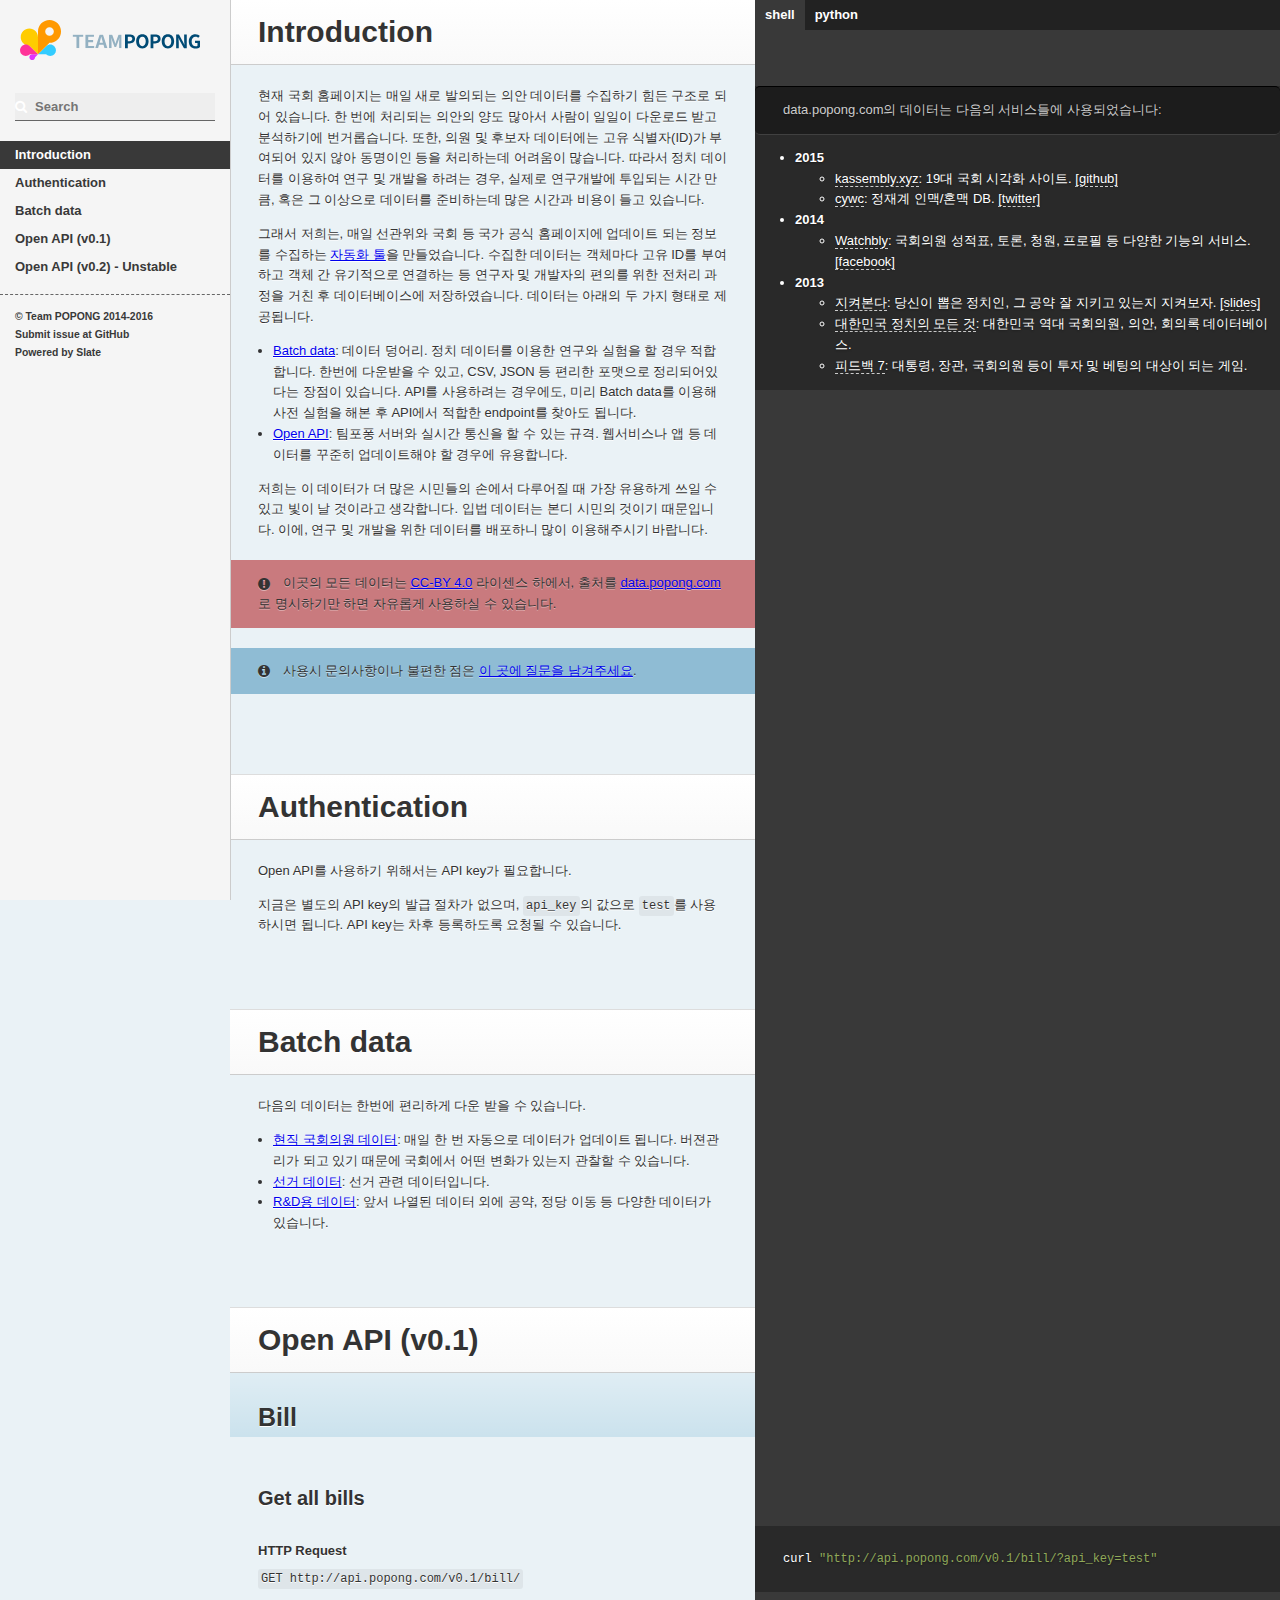
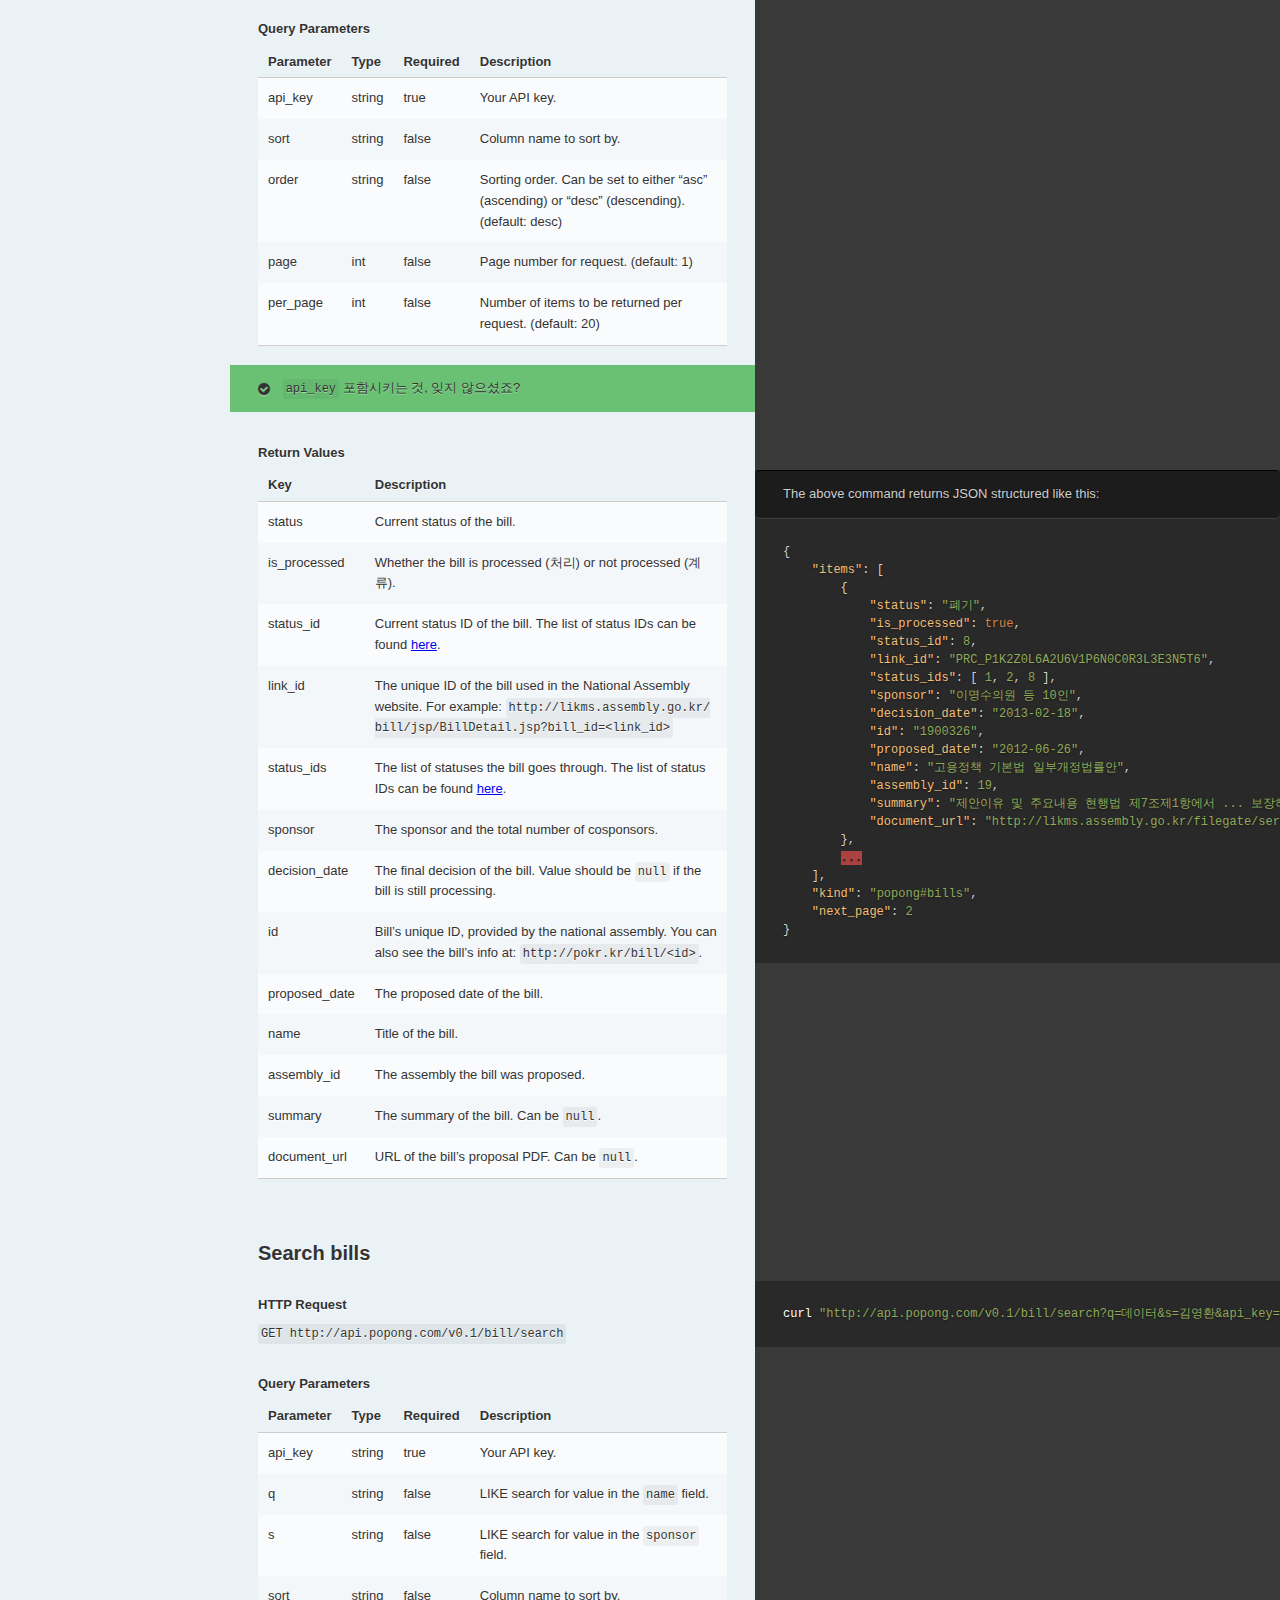
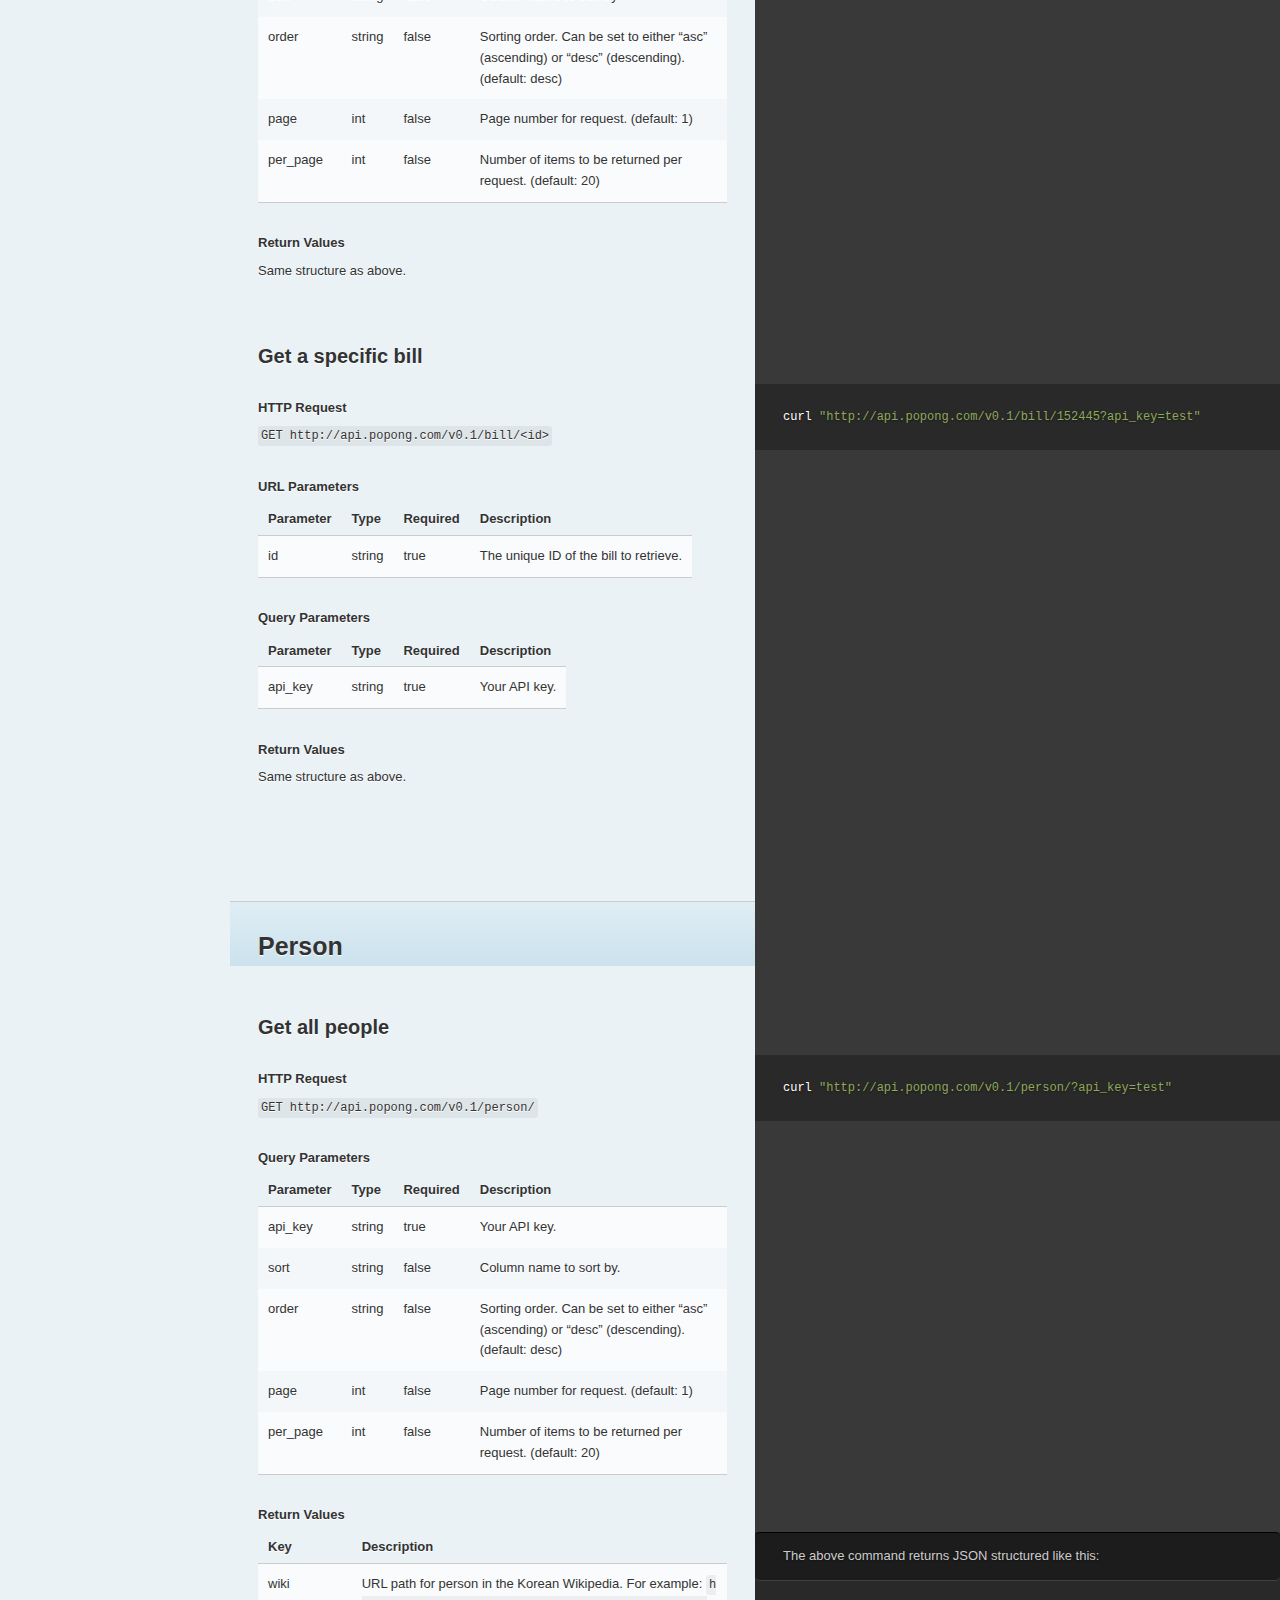
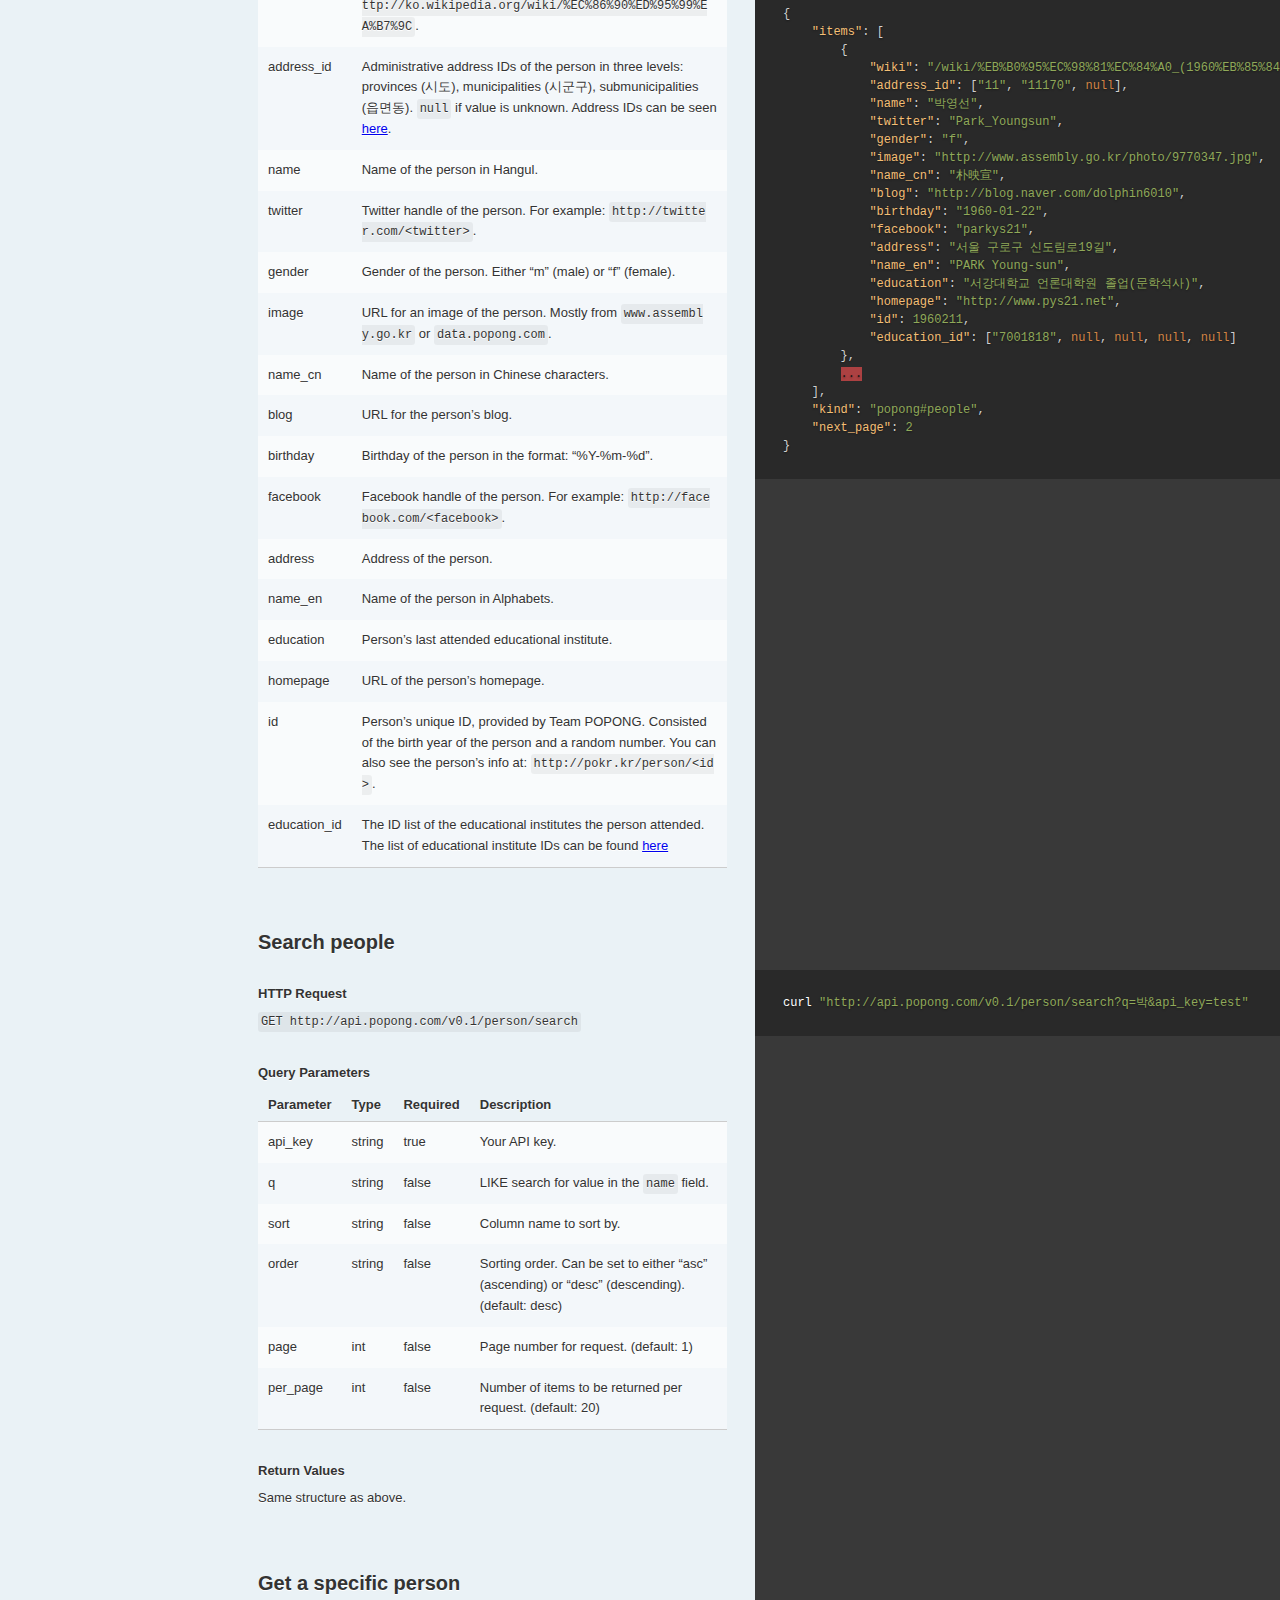
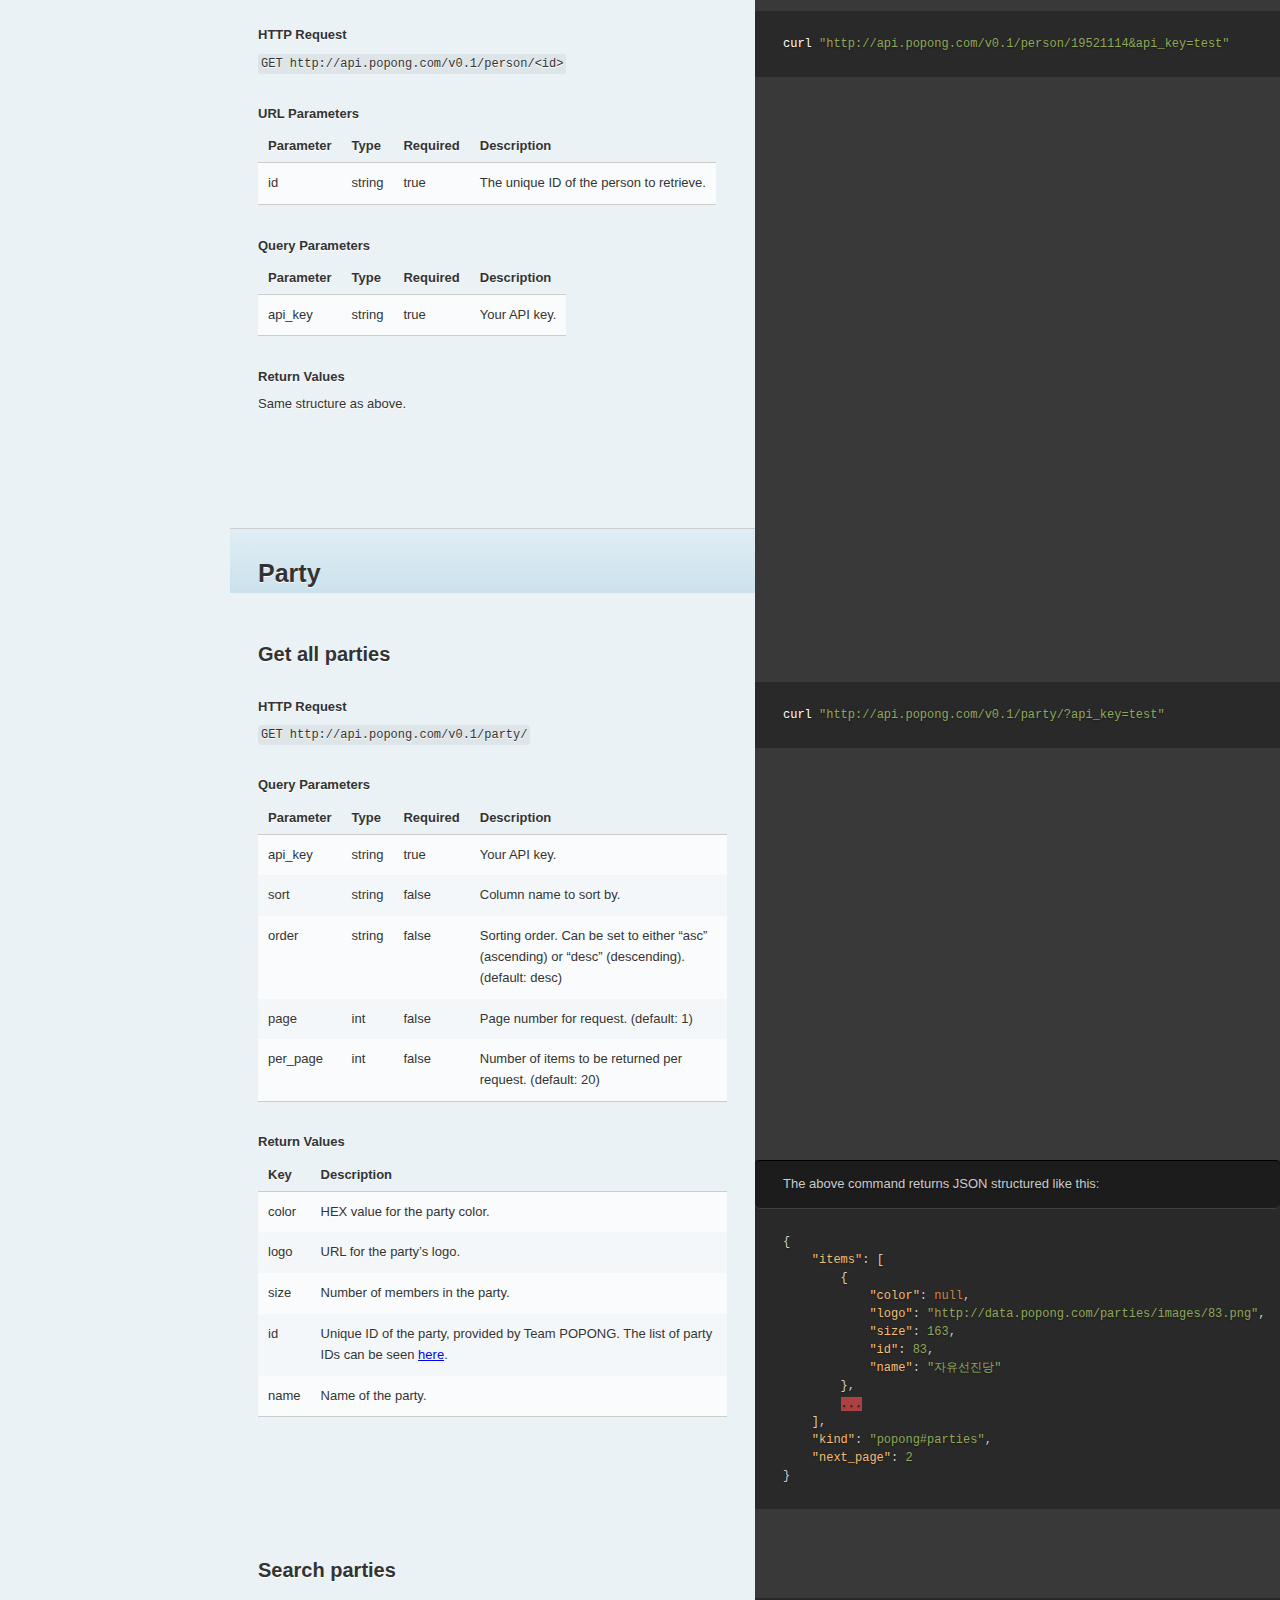
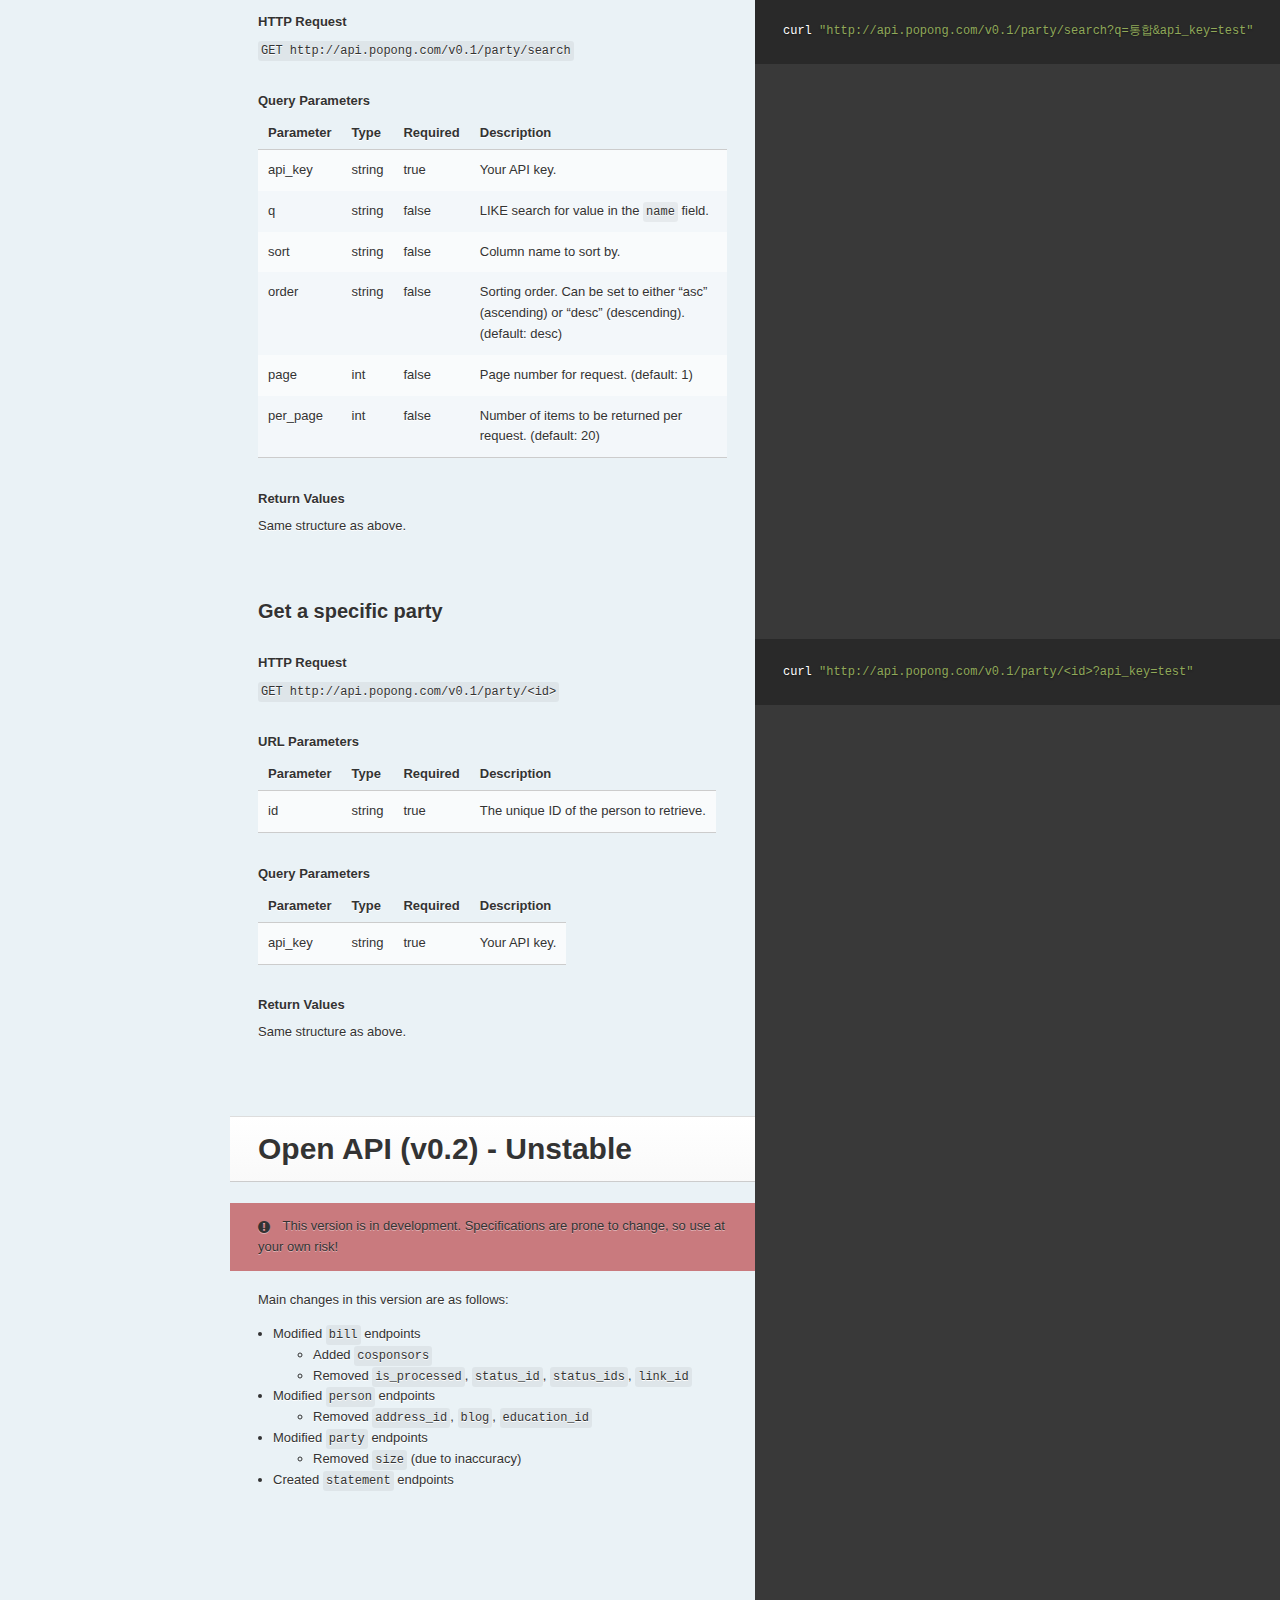
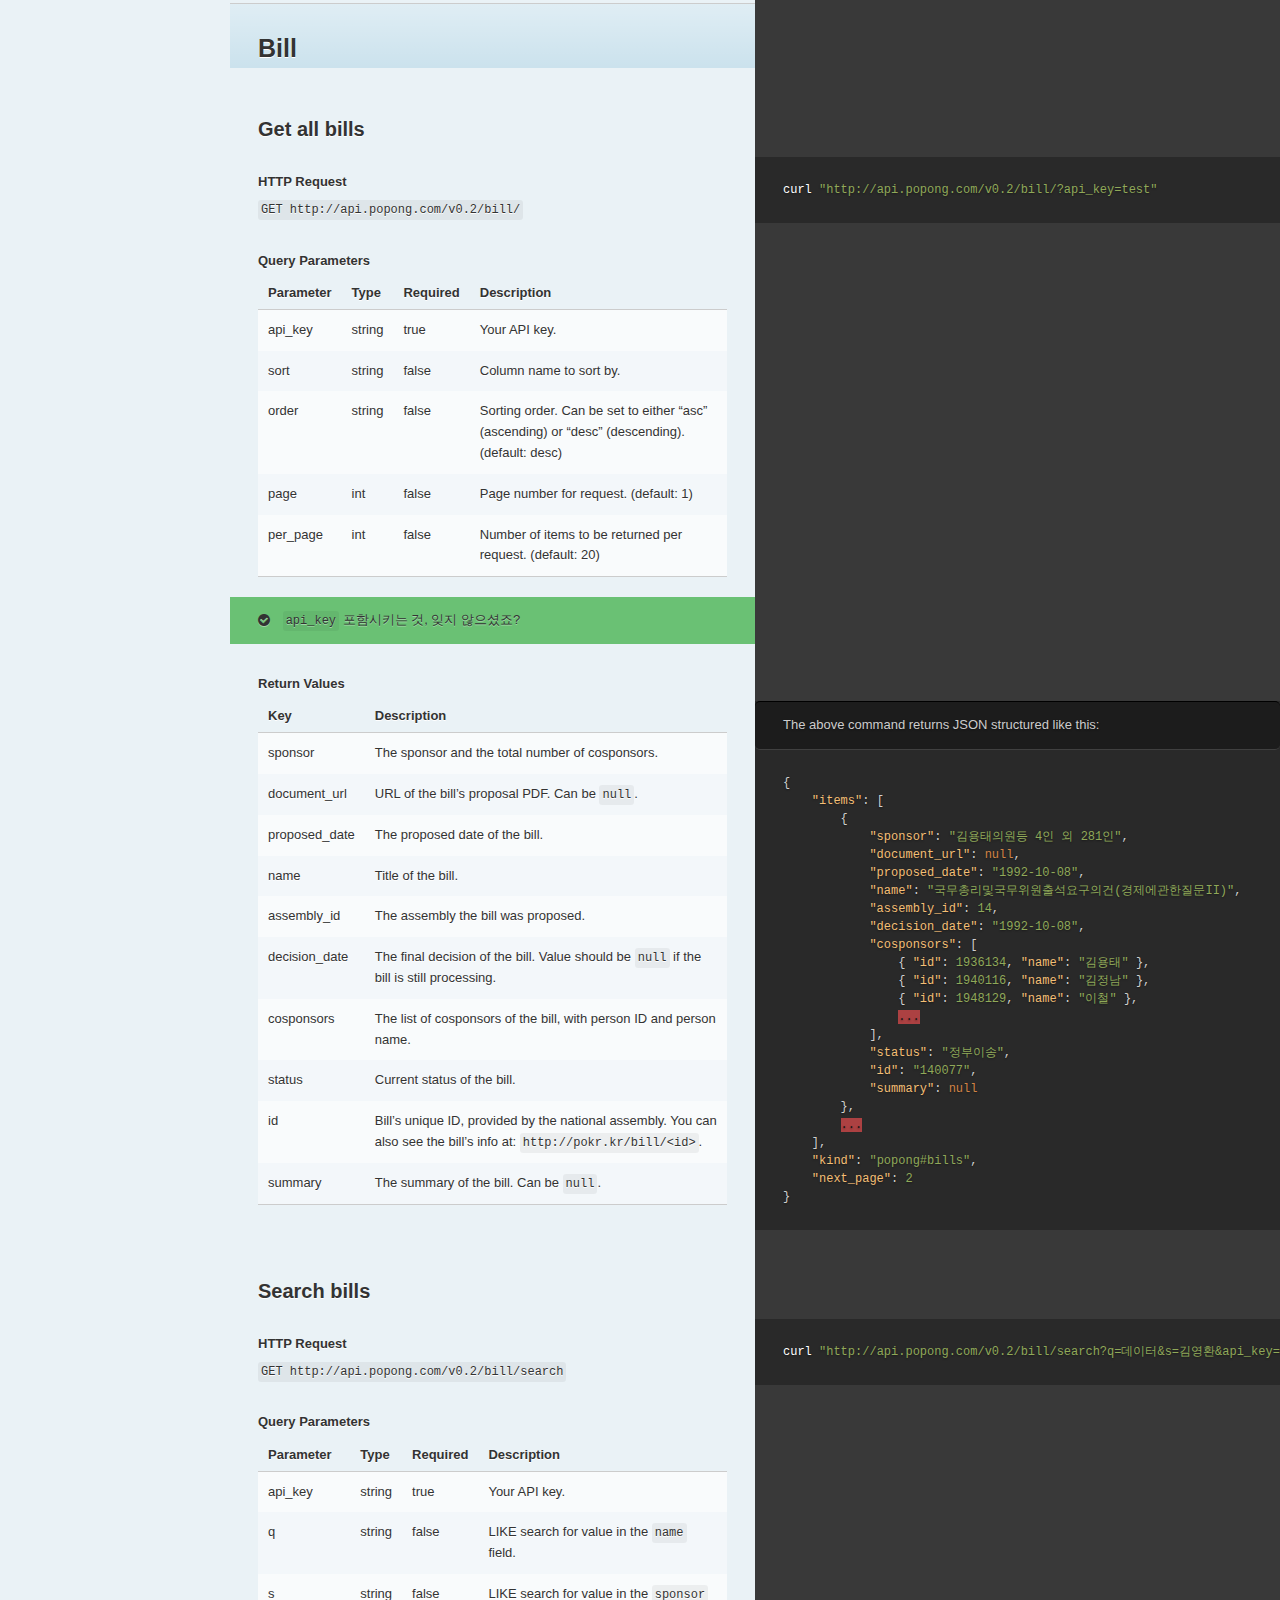
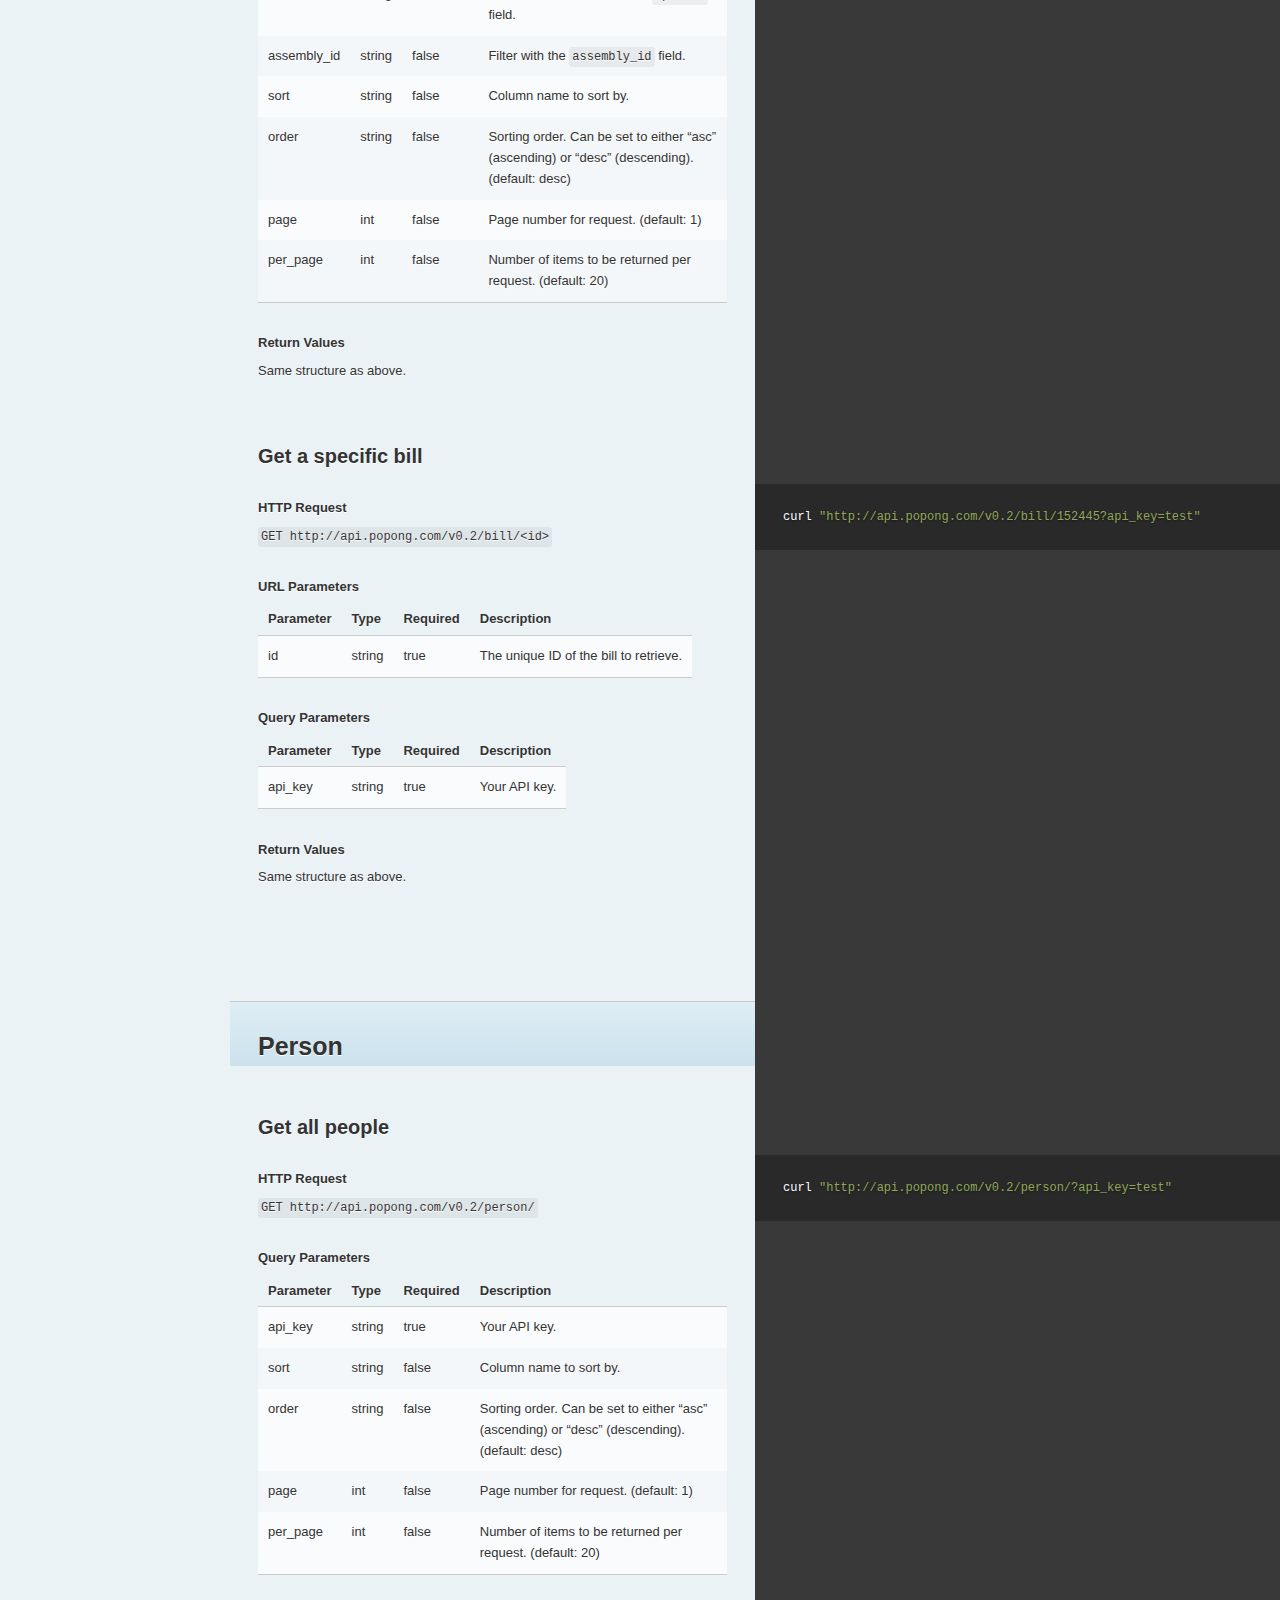
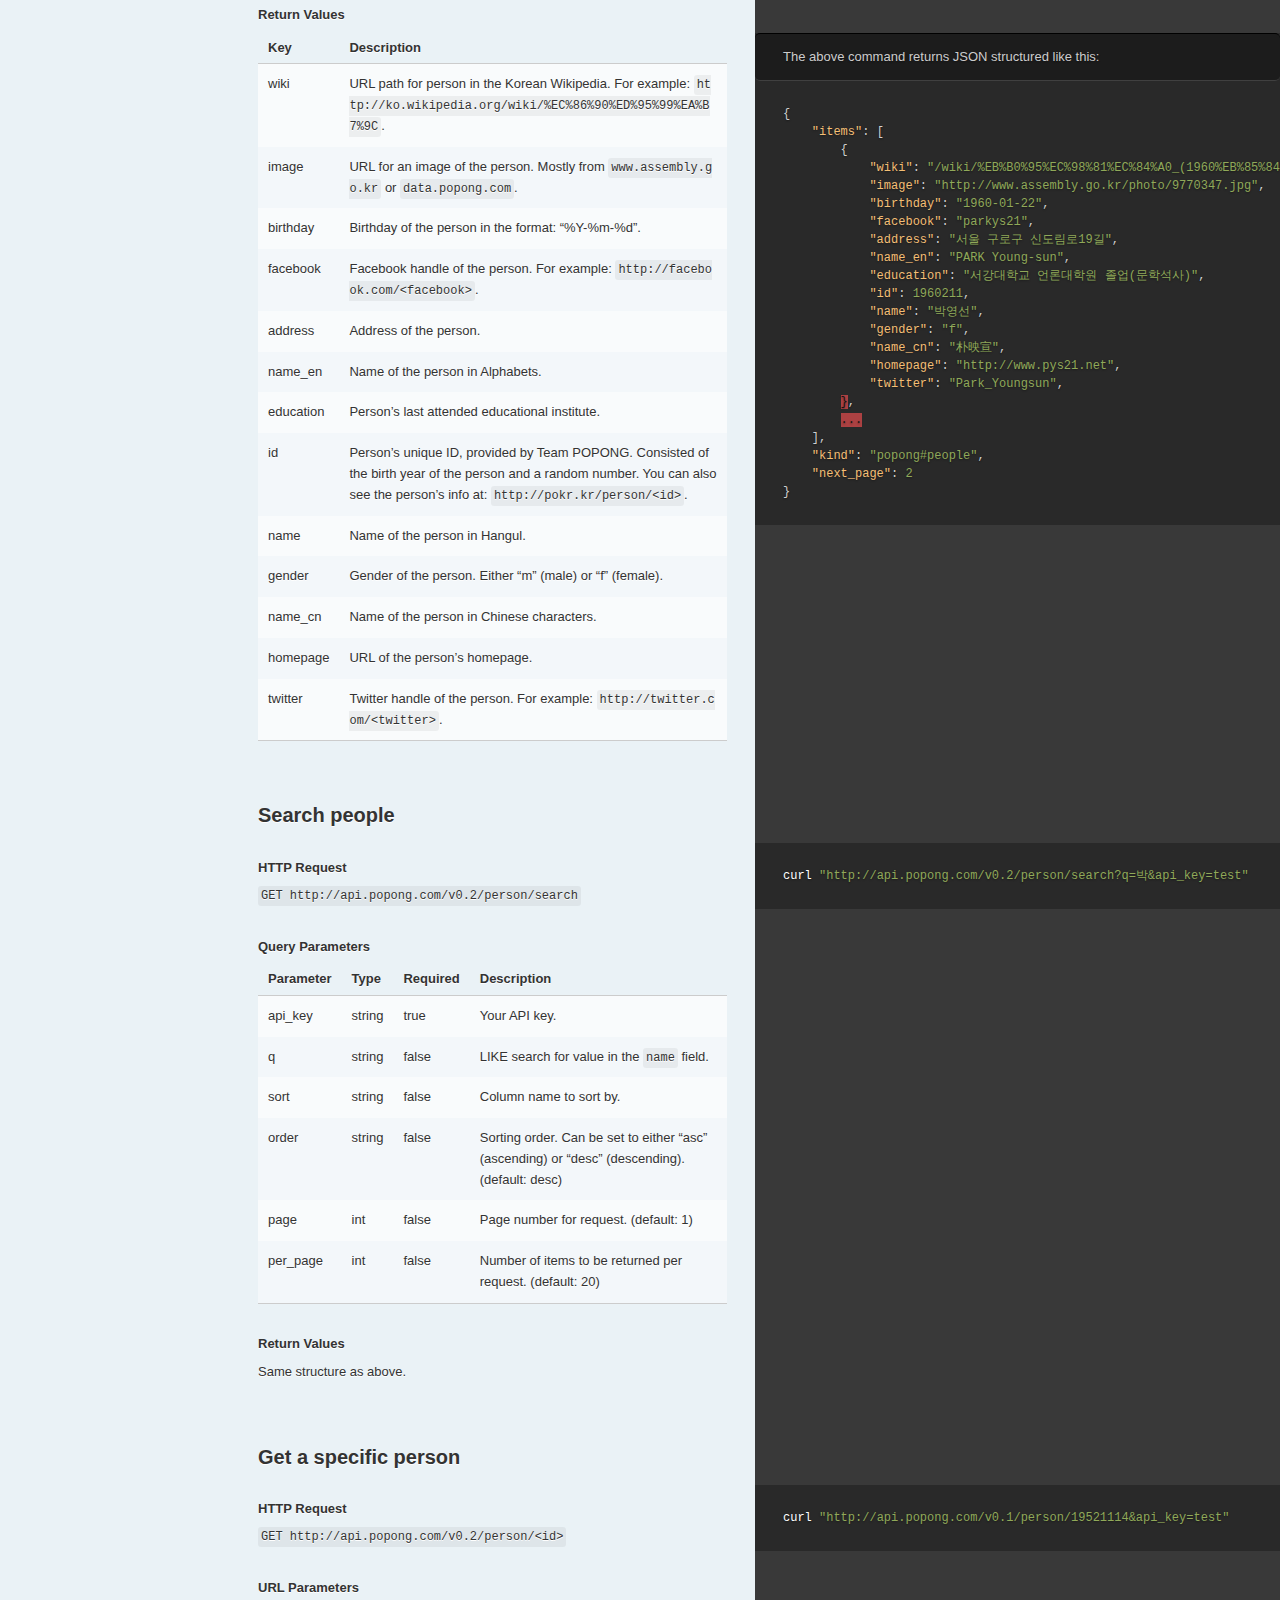
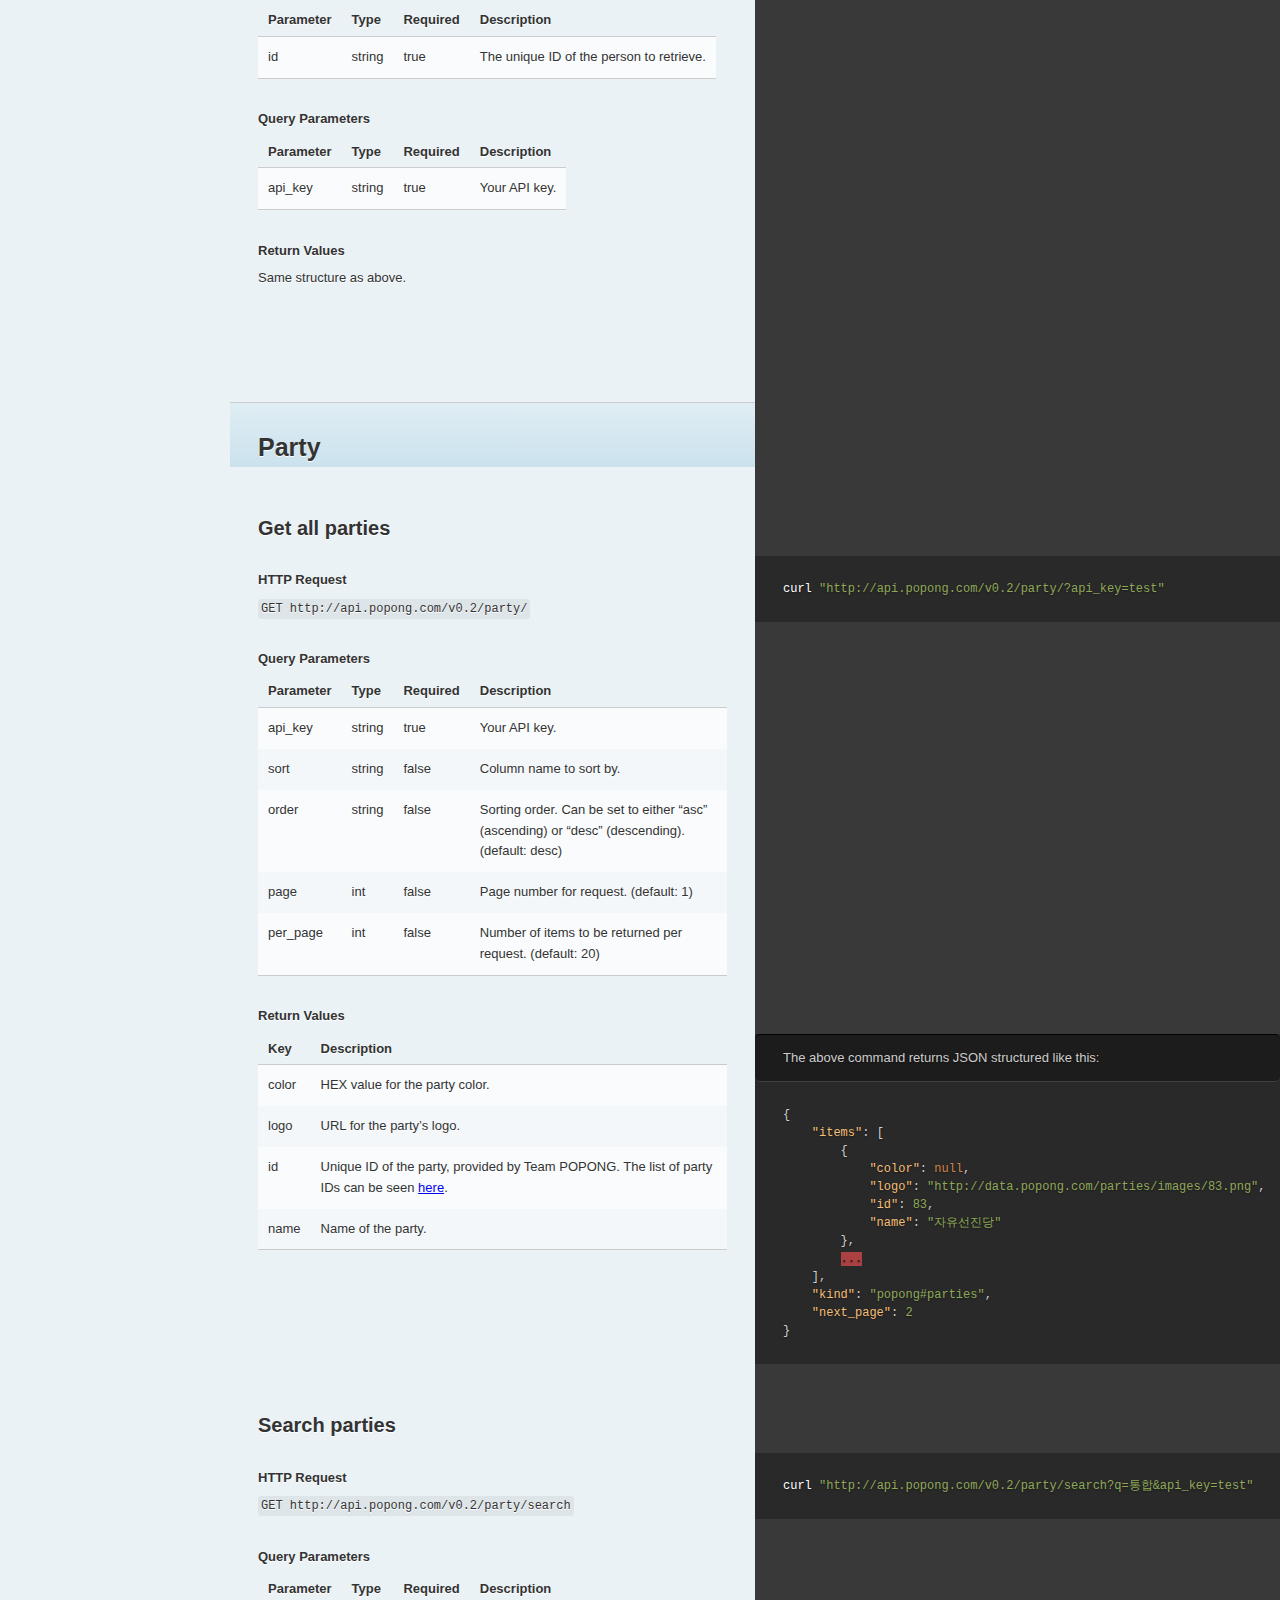
<file: index.html>
<!doctype html>
<html>
  <head>
    <meta charset="utf-8">
    <meta content="IE=edge,chrome=1" http-equiv="X-UA-Compatible">
    <meta name="viewport" content="width=device-width, initial-scale=1, maximum-scale=1">
    <title>API Reference</title>

    <style>
      .highlight table td { padding: 5px; }
.highlight table pre { margin: 0; }
.highlight, .highlight .w {
  color: #f8f8f2;
  background-color: #272822;
}
.highlight .err {
  color: #151515;
  background-color: #ac4142;
}
.highlight .c, .highlight .cd, .highlight .cm, .highlight .c1, .highlight .cs {
  color: #505050;
}
.highlight .cp {
  color: #f4bf75;
}
.highlight .nt {
  color: #f4bf75;
}
.highlight .o, .highlight .ow {
  color: #d0d0d0;
}
.highlight .p, .highlight .pi {
  color: #d0d0d0;
}
.highlight .gi {
  color: #90a959;
}
.highlight .gd {
  color: #ac4142;
}
.highlight .gh {
  color: #6a9fb5;
  background-color: #151515;
  font-weight: bold;
}
.highlight .k, .highlight .kn, .highlight .kp, .highlight .kr, .highlight .kv {
  color: #aa759f;
}
.highlight .kc {
  color: #d28445;
}
.highlight .kt {
  color: #d28445;
}
.highlight .kd {
  color: #d28445;
}
.highlight .s, .highlight .sb, .highlight .sc, .highlight .sd, .highlight .s2, .highlight .sh, .highlight .sx, .highlight .s1 {
  color: #90a959;
}
.highlight .sr {
  color: #75b5aa;
}
.highlight .si {
  color: #8f5536;
}
.highlight .se {
  color: #8f5536;
}
.highlight .nn {
  color: #f4bf75;
}
.highlight .nc {
  color: #f4bf75;
}
.highlight .no {
  color: #f4bf75;
}
.highlight .na {
  color: #6a9fb5;
}
.highlight .m, .highlight .mf, .highlight .mh, .highlight .mi, .highlight .il, .highlight .mo, .highlight .mb, .highlight .mx {
  color: #90a959;
}
.highlight .ss {
  color: #90a959;
}
    </style>
    <link href="stylesheets/screen.css" rel="stylesheet" media="screen" />
    <link href="stylesheets/print.css" rel="stylesheet" media="print" />
      <script src="javascripts/all.js"></script>
  </head>

  <body class="index" data-languages="[&quot;shell&quot;,&quot;python&quot;]">
    <a href="#" id="nav-button">
      <span>
        NAV
        <img src="images/navbar.png" />
      </span>
    </a>
    <div class="tocify-wrapper">
      <a href="/"><img src="images/logo_v4.0.svg" class="logo"></a>
        <div class="lang-selector">
              <a href="#" data-language-name="shell">shell</a>
              <a href="#" data-language-name="python">python</a>
        </div>
        <div class="search">
          <input type="text" class="search" id="input-search" placeholder="Search">
        </div>
        <ul class="search-results"></ul>
      <div id="toc">
      </div>
        <ul class="toc-footer">
            <li><a href='http://popong.com'>&copy; Team POPONG 2014-2016</a></li>
            <li><a href='http://github.com/teampopong/popong-api'>Submit issue at GitHub</a></li>
            <li><a href='https://github.com/tripit/slate'>Powered by Slate</a></li>
        </ul>
    </div>
    <div class="page-wrapper">
      <div class="dark-box"></div>
      <div class="content">
        
          <h1 id="introduction">Introduction</h1>

<blockquote>
<p>data.popong.com의 데이터는 다음의 서비스들에 사용되었습니다:</p>

<ul>
<li><strong>2015</strong>

<ul>
<li><a href="http://kassembly.xyz">kassembly.xyz</a>: 19대 국회 시각화 사이트.
<a href="https://github.com/hunkim/assembly">[github]</a></li>
<li><a href="http://cywc.github.io/">cywc</a>: 정재계 인맥/혼맥 DB.
<a href="https://twitter.com/cywcan">[twitter]</a></li>
</ul></li>
<li><strong>2014</strong>

<ul>
<li><a href="https://play.google.com/store/apps/details?id=kr.applepi.watchassembly">Watchbly</a>: 국회의원 성적표, 토론, 청원, 프로필 등 다양한 기능의 서비스.
<a href="https://www.facebook.com/watchbly/">[facebook]</a></li>
</ul></li>
<li><strong>2013</strong>

<ul>
<li><a href="https://play.google.com/store/apps/details?id=org.sicamp.isee">지켜본다</a>: 당신이 뽑은 정치인, 그 공약 잘 지키고 있는지 지켜보자.
<a href="http://www.slideshare.net/daumfoundation/ss-28241165">[slides]</a></li>
<li><a href="http://pokr.kr">대한민국 정치의 모든 것</a>: 대한민국 역대 국회의원, 의안, 회의록 데이터베이스.</li>
<li><a href="http://www.feedback7.com">피드백 7</a>: 대통령, 장관, 국회의원 등이 투자 및 베팅의 대상이 되는 게임.</li>
</ul></li>
</ul>
</blockquote>

<p>현재 국회 홈페이지는 매일 새로 발의되는 의안 데이터를 수집하기 힘든 구조로 되어 있습니다.
한 번에 처리되는 의안의 양도 많아서 사람이 일일이 다운로드 받고 분석하기에 번거롭습니다.
또한, 의원 및 후보자 데이터에는 고유 식별자(ID)가 부여되어 있지 않아 동명이인 등을 처리하는데 어려움이 많습니다.
따라서 정치 데이터를 이용하여 연구 및 개발을 하려는 경우, 실제로 연구개발에 투입되는 시간 만큼, 혹은 그 이상으로 데이터를 준비하는데 많은 시간과 비용이 들고 있습니다.</p>

<p>그래서 저희는, 매일 선관위와 국회 등 국가 공식 홈페이지에 업데이트 되는 정보를 수집하는 <a href="https://github.com/teampopong/crawlers">자동화 툴</a>을 만들었습니다.
수집한 데이터는 객체마다 고유 ID를 부여하고 객체 간 유기적으로 연결하는 등 연구자 및 개발자의 편의를 위한 전처리 과정을 거친 후 데이터베이스에 저장하였습니다.
데이터는 아래의 두 가지 형태로 제공됩니다.</p>

<ul>
<li><a href="#batch-data">Batch data</a>: 데이터 덩어리. 정치 데이터를 이용한 연구와 실험을 할 경우 적합합니다. 한번에 다운받을 수 있고, CSV, JSON 등 편리한 포맷으로 정리되어있다는 장점이 있습니다. API를 사용하려는 경우에도, 미리 Batch data를 이용해 사전 실험을 해본 후 API에서 적합한 endpoint를 찾아도 됩니다.</li>
<li><a href="#open-api-v0-1">Open API</a>: 팀포퐁 서버와 실시간 통신을 할 수 있는 규격. 웹서비스나 앱 등 데이터를 꾸준히 업데이트해야 할 경우에 유용합니다.</li>
</ul>

<p>저희는 이 데이터가 더 많은 시민들의 손에서 다루어질 때 가장 유용하게 쓰일 수 있고 빛이 날 것이라고 생각합니다.
입법 데이터는 본디 시민의 것이기 때문입니다.
이에, 연구 및 개발을 위한 데이터를 배포하니 많이 이용해주시기 바랍니다.</p>

<aside class="warning">
이곳의 모든 데이터는 <a href="http://creativecommons.org/licenses/by/4.0/">CC-BY 4.0</a> 라이센스 하에서, 출처를 <a href="http://data.popong.com">data.popong.com</a>로 명시하기만 하면 자유롭게 사용하실 수 있습니다.
</aside>

<aside class="notice">
사용시 문의사항이나 불편한 점은 <a href="https://github.com/teampopong/popong-api/issues">이 곳에 질문을 남겨주세요</a>.
</aside>

          <h1 id="authentication">Authentication</h1>

<p>Open API를 사용하기 위해서는 API key가 필요합니다.</p>

<p>지금은 별도의 API key의 발급 절차가 없으며,
<code class="prettyprint">api_key</code>의 값으로 <code class="prettyprint">test</code>를 사용하시면 됩니다.
API key는 차후 등록하도록 요청될 수 있습니다.</p>

          <h1 id="batch-data">Batch data</h1>

<p>다음의 데이터는 한번에 편리하게 다운 받을 수 있습니다.</p>

<ul>
<li><a href="https://github.com/teampopong/data-assembly">현직 국회의원 데이터</a>: 매일 한 번 자동으로 데이터가 업데이트 됩니다. 버젼관리가 되고 있기 때문에 국회에서 어떤 변화가 있는지 관찰할 수 있습니다.</li>
<li><a href="https://github.com/teampopong/data-election">선거 데이터</a>: 선거 관련 데이터입니다.</li>
<li><a href="https://github.com/teampopong/data-for-rnd">R&amp;D용 데이터</a>: 앞서 나열된 데이터 외에 공약, 정당 이동 등 다양한 데이터가 있습니다.</li>
</ul>

          <h1 id="open-api-v0-1">Open API (v0.1)</h1>

<h2 id="bill">Bill</h2>

<h3 id="get-all-bills">Get all bills</h3>
<pre class="highlight shell"><code>curl <span class="s2">"http://api.popong.com/v0.1/bill/?api_key=test"</span>
</code></pre>
<pre class="highlight python"><code><span class="kn">import</span> <span class="nn">requests</span>
<span class="n">requests</span><span class="o">.</span><span class="n">get</span><span class="p">(</span><span class="s">"http://api.popong.com/v0.1/bill/?api_key=test"</span><span class="p">)</span>
</code></pre>

<h4 id="http-request">HTTP Request</h4>

<p><code class="prettyprint">GET http://api.popong.com/v0.1/bill/</code></p>

<h4 id="query-parameters">Query Parameters</h4>

<table><thead>
<tr>
<th>Parameter</th>
<th>Type</th>
<th>Required</th>
<th>Description</th>
</tr>
</thead><tbody>
<tr>
<td>api_key</td>
<td>string</td>
<td>true</td>
<td>Your API key.</td>
</tr>
<tr>
<td>sort</td>
<td>string</td>
<td>false</td>
<td>Column name to sort by.</td>
</tr>
<tr>
<td>order</td>
<td>string</td>
<td>false</td>
<td>Sorting order. Can be set to either &ldquo;asc&rdquo; (ascending) or &ldquo;desc&rdquo; (descending). (default: desc)</td>
</tr>
<tr>
<td>page</td>
<td>int</td>
<td>false</td>
<td>Page number for request. (default: 1)</td>
</tr>
<tr>
<td>per_page</td>
<td>int</td>
<td>false</td>
<td>Number of items to be returned per request. (default: 20)</td>
</tr>
</tbody></table>

<aside class="success">
<code>api_key</code> 포함시키는 것, 잊지 않으셨죠?
</aside>

<h4 id="return-values">Return Values</h4>

<blockquote>
<p>The above command returns JSON structured like this:</p>
</blockquote>
<pre class="highlight json"><code><span class="p">{</span><span class="w">
    </span><span class="nt">"items"</span><span class="p">:</span><span class="w"> </span><span class="p">[</span><span class="w">
        </span><span class="p">{</span><span class="w">
            </span><span class="nt">"status"</span><span class="p">:</span><span class="w"> </span><span class="s2">"폐기"</span><span class="p">,</span><span class="w">
            </span><span class="nt">"is_processed"</span><span class="p">:</span><span class="w"> </span><span class="kc">true</span><span class="p">,</span><span class="w">
            </span><span class="nt">"status_id"</span><span class="p">:</span><span class="w"> </span><span class="mi">8</span><span class="p">,</span><span class="w">
            </span><span class="nt">"link_id"</span><span class="p">:</span><span class="w"> </span><span class="s2">"PRC_P1K2Z0L6A2U6V1P6N0C0R3L3E3N5T6"</span><span class="p">,</span><span class="w">
            </span><span class="nt">"status_ids"</span><span class="p">:</span><span class="w"> </span><span class="p">[</span><span class="w"> </span><span class="mi">1</span><span class="p">,</span><span class="w"> </span><span class="mi">2</span><span class="p">,</span><span class="w"> </span><span class="mi">8</span><span class="w"> </span><span class="p">],</span><span class="w">
            </span><span class="nt">"sponsor"</span><span class="p">:</span><span class="w"> </span><span class="s2">"이명수의원 등 10인"</span><span class="p">,</span><span class="w">
            </span><span class="nt">"decision_date"</span><span class="p">:</span><span class="w"> </span><span class="s2">"2013-02-18"</span><span class="p">,</span><span class="w">
            </span><span class="nt">"id"</span><span class="p">:</span><span class="w"> </span><span class="s2">"1900326"</span><span class="p">,</span><span class="w">
            </span><span class="nt">"proposed_date"</span><span class="p">:</span><span class="w"> </span><span class="s2">"2012-06-26"</span><span class="p">,</span><span class="w">
            </span><span class="nt">"name"</span><span class="p">:</span><span class="w"> </span><span class="s2">"고용정책 기본법 일부개정법률안"</span><span class="p">,</span><span class="w">
            </span><span class="nt">"assembly_id"</span><span class="p">:</span><span class="w"> </span><span class="mi">19</span><span class="p">,</span><span class="w">
            </span><span class="nt">"summary"</span><span class="p">:</span><span class="w"> </span><span class="s2">"제안이유 및 주요내용 현행법 제7조제1항에서 ... 보장하고자 함(안 제41조제1항 신설)."</span><span class="p">,</span><span class="w">
            </span><span class="nt">"document_url"</span><span class="p">:</span><span class="w"> </span><span class="s2">"http://likms.assembly.go.kr/filegate/servlet/FileGate?bookId=787430CC-1342-113A-8AE6-9F243D90C0B3&amp;type=1"</span><span class="w">
        </span><span class="p">},</span><span class="w">
        </span><span class="err">...</span><span class="w">
    </span><span class="p">],</span><span class="w">
    </span><span class="nt">"kind"</span><span class="p">:</span><span class="w"> </span><span class="s2">"popong#bills"</span><span class="p">,</span><span class="w">
    </span><span class="nt">"next_page"</span><span class="p">:</span><span class="w"> </span><span class="mi">2</span><span class="w">
</span><span class="p">}</span><span class="w">
</span></code></pre>

<table><thead>
<tr>
<th>Key</th>
<th>Description</th>
</tr>
</thead><tbody>
<tr>
<td>status</td>
<td>Current status of the bill.</td>
</tr>
<tr>
<td>is_processed</td>
<td>Whether the bill is processed (처리) or not processed (계류).</td>
</tr>
<tr>
<td>status_id</td>
<td>Current status ID of the bill. The list of status IDs can be found <a href="https://github.com/teampopong/codebooks/#의안상태코드-bill-status-codes">here</a>.</td>
</tr>
<tr>
<td>link_id</td>
<td>The unique ID of the bill used in the National Assembly website. For example: <code class="prettyprint">http://likms.assembly.go.kr/bill/jsp/BillDetail.jsp?bill_id=&lt;link_id&gt;</code></td>
</tr>
<tr>
<td>status_ids</td>
<td>The list of statuses the bill goes through. The list of status IDs can be found <a href="https://github.com/teampopong/codebooks/#의안상태코드-bill-status-codes">here</a>.</td>
</tr>
<tr>
<td>sponsor</td>
<td>The sponsor and the total number of cosponsors.</td>
</tr>
<tr>
<td>decision_date</td>
<td>The final decision of the bill. Value should be <code class="prettyprint">null</code> if the bill is still processing.</td>
</tr>
<tr>
<td>id</td>
<td>Bill&rsquo;s unique ID, provided by the national assembly. You can also see the bill&rsquo;s info at: <code class="prettyprint">http://pokr.kr/bill/&lt;id&gt;</code>.</td>
</tr>
<tr>
<td>proposed_date</td>
<td>The proposed date of the bill.</td>
</tr>
<tr>
<td>name</td>
<td>Title of the bill.</td>
</tr>
<tr>
<td>assembly_id</td>
<td>The assembly the bill was proposed.</td>
</tr>
<tr>
<td>summary</td>
<td>The summary of the bill. Can be <code class="prettyprint">null</code>.</td>
</tr>
<tr>
<td>document_url</td>
<td>URL of the bill&rsquo;s proposal PDF. Can be <code class="prettyprint">null</code>.</td>
</tr>
</tbody></table>

<h3 id="search-bills">Search bills</h3>
<pre class="highlight shell"><code>curl <span class="s2">"http://api.popong.com/v0.1/bill/search?q=데이터&amp;s=김영환&amp;api_key=test"</span>
</code></pre>
<pre class="highlight python"><code><span class="kn">import</span> <span class="nn">requests</span>
<span class="n">requests</span><span class="o">.</span><span class="n">get</span><span class="p">(</span><span class="s">"http://api.popong.com/v0.1/bill/search?q=데이터&amp;s=김영환&amp;api_key=test"</span><span class="p">)</span>
</code></pre>

<h4 id="http-request">HTTP Request</h4>

<p><code class="prettyprint">GET http://api.popong.com/v0.1/bill/search</code></p>

<h4 id="query-parameters">Query Parameters</h4>

<table><thead>
<tr>
<th>Parameter</th>
<th>Type</th>
<th>Required</th>
<th>Description</th>
</tr>
</thead><tbody>
<tr>
<td>api_key</td>
<td>string</td>
<td>true</td>
<td>Your API key.</td>
</tr>
<tr>
<td>q</td>
<td>string</td>
<td>false</td>
<td>LIKE search for value in the <code class="prettyprint">name</code> field.</td>
</tr>
<tr>
<td>s</td>
<td>string</td>
<td>false</td>
<td>LIKE search for value in the <code class="prettyprint">sponsor</code> field.</td>
</tr>
<tr>
<td>sort</td>
<td>string</td>
<td>false</td>
<td>Column name to sort by.</td>
</tr>
<tr>
<td>order</td>
<td>string</td>
<td>false</td>
<td>Sorting order. Can be set to either &ldquo;asc&rdquo; (ascending) or &ldquo;desc&rdquo; (descending). (default: desc)</td>
</tr>
<tr>
<td>page</td>
<td>int</td>
<td>false</td>
<td>Page number for request. (default: 1)</td>
</tr>
<tr>
<td>per_page</td>
<td>int</td>
<td>false</td>
<td>Number of items to be returned per request. (default: 20)</td>
</tr>
</tbody></table>

<h4 id="return-values">Return Values</h4>

<p>Same structure as above.</p>

<h3 id="get-a-specific-bill">Get a specific bill</h3>
<pre class="highlight shell"><code>curl <span class="s2">"http://api.popong.com/v0.1/bill/152445?api_key=test"</span>
</code></pre>
<pre class="highlight python"><code><span class="kn">import</span> <span class="nn">requests</span>
<span class="n">requests</span><span class="o">.</span><span class="n">get</span><span class="p">(</span><span class="s">"http://api.popong.com/v0.1/bill/152445?api_key=test"</span><span class="p">)</span>
</code></pre>

<h4 id="http-request">HTTP Request</h4>

<p><code class="prettyprint">GET http://api.popong.com/v0.1/bill/&lt;id&gt;</code></p>

<h4 id="url-parameters">URL Parameters</h4>

<table><thead>
<tr>
<th>Parameter</th>
<th>Type</th>
<th>Required</th>
<th>Description</th>
</tr>
</thead><tbody>
<tr>
<td>id</td>
<td>string</td>
<td>true</td>
<td>The unique ID of the bill to retrieve.</td>
</tr>
</tbody></table>

<h4 id="query-parameters">Query Parameters</h4>

<table><thead>
<tr>
<th>Parameter</th>
<th>Type</th>
<th>Required</th>
<th>Description</th>
</tr>
</thead><tbody>
<tr>
<td>api_key</td>
<td>string</td>
<td>true</td>
<td>Your API key.</td>
</tr>
</tbody></table>

<h4 id="return-values">Return Values</h4>

<p>Same structure as above.</p>

<h2 id="person">Person</h2>

<h3 id="get-all-people">Get all people</h3>
<pre class="highlight shell"><code>curl <span class="s2">"http://api.popong.com/v0.1/person/?api_key=test"</span>
</code></pre>
<pre class="highlight python"><code><span class="kn">import</span> <span class="nn">requests</span>
<span class="n">requests</span><span class="o">.</span><span class="n">get</span><span class="p">(</span><span class="s">"http://api.popong.com/v0.1/person/?api_key=test"</span><span class="p">)</span>
</code></pre>

<h4 id="http-request">HTTP Request</h4>

<p><code class="prettyprint">GET http://api.popong.com/v0.1/person/</code></p>

<h4 id="query-parameters">Query Parameters</h4>

<table><thead>
<tr>
<th>Parameter</th>
<th>Type</th>
<th>Required</th>
<th>Description</th>
</tr>
</thead><tbody>
<tr>
<td>api_key</td>
<td>string</td>
<td>true</td>
<td>Your API key.</td>
</tr>
<tr>
<td>sort</td>
<td>string</td>
<td>false</td>
<td>Column name to sort by.</td>
</tr>
<tr>
<td>order</td>
<td>string</td>
<td>false</td>
<td>Sorting order. Can be set to either &ldquo;asc&rdquo; (ascending) or &ldquo;desc&rdquo; (descending). (default: desc)</td>
</tr>
<tr>
<td>page</td>
<td>int</td>
<td>false</td>
<td>Page number for request. (default: 1)</td>
</tr>
<tr>
<td>per_page</td>
<td>int</td>
<td>false</td>
<td>Number of items to be returned per request. (default: 20)</td>
</tr>
</tbody></table>

<h4 id="return-values">Return Values</h4>

<blockquote>
<p>The above command returns JSON structured like this:</p>
</blockquote>
<pre class="highlight json"><code><span class="p">{</span><span class="w">
    </span><span class="nt">"items"</span><span class="p">:</span><span class="w"> </span><span class="p">[</span><span class="w">
        </span><span class="p">{</span><span class="w">
            </span><span class="nt">"wiki"</span><span class="p">:</span><span class="w"> </span><span class="s2">"/wiki/%EB%B0%95%EC%98%81%EC%84%A0_(1960%EB%85%84)"</span><span class="p">,</span><span class="w">
            </span><span class="nt">"address_id"</span><span class="p">:</span><span class="w"> </span><span class="p">[</span><span class="s2">"11"</span><span class="p">,</span><span class="w"> </span><span class="s2">"11170"</span><span class="p">,</span><span class="w"> </span><span class="kc">null</span><span class="p">],</span><span class="w">
            </span><span class="nt">"name"</span><span class="p">:</span><span class="w"> </span><span class="s2">"박영선"</span><span class="p">,</span><span class="w">
            </span><span class="nt">"twitter"</span><span class="p">:</span><span class="w"> </span><span class="s2">"Park_Youngsun"</span><span class="p">,</span><span class="w">
            </span><span class="nt">"gender"</span><span class="p">:</span><span class="w"> </span><span class="s2">"f"</span><span class="p">,</span><span class="w">
            </span><span class="nt">"image"</span><span class="p">:</span><span class="w"> </span><span class="s2">"http://www.assembly.go.kr/photo/9770347.jpg"</span><span class="p">,</span><span class="w">
            </span><span class="nt">"name_cn"</span><span class="p">:</span><span class="w"> </span><span class="s2">"朴映宣"</span><span class="p">,</span><span class="w">
            </span><span class="nt">"blog"</span><span class="p">:</span><span class="w"> </span><span class="s2">"http://blog.naver.com/dolphin6010"</span><span class="p">,</span><span class="w">
            </span><span class="nt">"birthday"</span><span class="p">:</span><span class="w"> </span><span class="s2">"1960-01-22"</span><span class="p">,</span><span class="w">
            </span><span class="nt">"facebook"</span><span class="p">:</span><span class="w"> </span><span class="s2">"parkys21"</span><span class="p">,</span><span class="w">
            </span><span class="nt">"address"</span><span class="p">:</span><span class="w"> </span><span class="s2">"서울 구로구 신도림로19길"</span><span class="p">,</span><span class="w">
            </span><span class="nt">"name_en"</span><span class="p">:</span><span class="w"> </span><span class="s2">"PARK Young-sun"</span><span class="p">,</span><span class="w">
            </span><span class="nt">"education"</span><span class="p">:</span><span class="w"> </span><span class="s2">"서강대학교 언론대학원 졸업(문학석사)"</span><span class="p">,</span><span class="w">
            </span><span class="nt">"homepage"</span><span class="p">:</span><span class="w"> </span><span class="s2">"http://www.pys21.net"</span><span class="p">,</span><span class="w">
            </span><span class="nt">"id"</span><span class="p">:</span><span class="w"> </span><span class="mi">1960211</span><span class="p">,</span><span class="w">
            </span><span class="nt">"education_id"</span><span class="p">:</span><span class="w"> </span><span class="p">[</span><span class="s2">"7001818"</span><span class="p">,</span><span class="w"> </span><span class="kc">null</span><span class="p">,</span><span class="w"> </span><span class="kc">null</span><span class="p">,</span><span class="w"> </span><span class="kc">null</span><span class="p">,</span><span class="w"> </span><span class="kc">null</span><span class="p">]</span><span class="w">
        </span><span class="p">},</span><span class="w">
        </span><span class="err">...</span><span class="w">
    </span><span class="p">],</span><span class="w">
    </span><span class="nt">"kind"</span><span class="p">:</span><span class="w"> </span><span class="s2">"popong#people"</span><span class="p">,</span><span class="w">
    </span><span class="nt">"next_page"</span><span class="p">:</span><span class="w"> </span><span class="mi">2</span><span class="w">
</span><span class="p">}</span><span class="w">
</span></code></pre>

<table><thead>
<tr>
<th>Key</th>
<th>Description</th>
</tr>
</thead><tbody>
<tr>
<td>wiki</td>
<td>URL path for person in the Korean Wikipedia. For example: <code class="prettyprint">http://ko.wikipedia.org/wiki/%EC%86%90%ED%95%99%EA%B7%9C</code>.</td>
</tr>
<tr>
<td>address_id</td>
<td>Administrative address IDs of the person in three levels: provinces (시도), municipalities (시군구), submunicipalities (읍면동). <code class="prettyprint">null</code> if value is unknown. Address IDs can be seen <a href="https://github.com/teampopong/codebooks/#지역코드-region-codes">here</a>.</td>
</tr>
<tr>
<td>name</td>
<td>Name of the person in Hangul.</td>
</tr>
<tr>
<td>twitter</td>
<td>Twitter handle of the person. For example: <code class="prettyprint">http://twitter.com/&lt;twitter&gt;</code>.</td>
</tr>
<tr>
<td>gender</td>
<td>Gender of the person. Either &ldquo;m&rdquo; (male) or &ldquo;f&rdquo; (female).</td>
</tr>
<tr>
<td>image</td>
<td>URL for an image of the person. Mostly from <code class="prettyprint">www.assembly.go.kr</code> or <code class="prettyprint">data.popong.com</code>.</td>
</tr>
<tr>
<td>name_cn</td>
<td>Name of the person in Chinese characters.</td>
</tr>
<tr>
<td>blog</td>
<td>URL for the person&rsquo;s blog.</td>
</tr>
<tr>
<td>birthday</td>
<td>Birthday of the person in the format: &ldquo;%Y-%m-%d&rdquo;.</td>
</tr>
<tr>
<td>facebook</td>
<td>Facebook handle of the person. For example: <code class="prettyprint">http://facebook.com/&lt;facebook&gt;</code>.</td>
</tr>
<tr>
<td>address</td>
<td>Address of the person.</td>
</tr>
<tr>
<td>name_en</td>
<td>Name of the person in Alphabets.</td>
</tr>
<tr>
<td>education</td>
<td>Person&rsquo;s last attended educational institute.</td>
</tr>
<tr>
<td>homepage</td>
<td>URL of the person&rsquo;s homepage.</td>
</tr>
<tr>
<td>id</td>
<td>Person&rsquo;s unique ID, provided by Team POPONG. Consisted of the birth year of the person and a random number. You can also see the person&rsquo;s info at: <code class="prettyprint">http://pokr.kr/person/&lt;id&gt;</code>.</td>
</tr>
<tr>
<td>education_id</td>
<td>The ID list of the educational institutes the person attended. The list of educational institute IDs can be found <a href="https://github.com/teampopong/codebooks/#고등교육기관코드-institution-codes">here</a></td>
</tr>
</tbody></table>

<h3 id="search-people">Search people</h3>
<pre class="highlight shell"><code>curl <span class="s2">"http://api.popong.com/v0.1/person/search?q=박&amp;api_key=test"</span>
</code></pre>
<pre class="highlight python"><code><span class="kn">import</span> <span class="nn">requests</span>
<span class="n">requests</span><span class="o">.</span><span class="n">get</span><span class="p">(</span><span class="s">"http://api.popong.com/v0.1/person/search?q=박&amp;api_key=test"</span><span class="p">)</span>
</code></pre>

<h4 id="http-request">HTTP Request</h4>

<p><code class="prettyprint">GET http://api.popong.com/v0.1/person/search</code></p>

<h4 id="query-parameters">Query Parameters</h4>

<table><thead>
<tr>
<th>Parameter</th>
<th>Type</th>
<th>Required</th>
<th>Description</th>
</tr>
</thead><tbody>
<tr>
<td>api_key</td>
<td>string</td>
<td>true</td>
<td>Your API key.</td>
</tr>
<tr>
<td>q</td>
<td>string</td>
<td>false</td>
<td>LIKE search for value in the <code class="prettyprint">name</code> field.</td>
</tr>
<tr>
<td>sort</td>
<td>string</td>
<td>false</td>
<td>Column name to sort by.</td>
</tr>
<tr>
<td>order</td>
<td>string</td>
<td>false</td>
<td>Sorting order. Can be set to either &ldquo;asc&rdquo; (ascending) or &ldquo;desc&rdquo; (descending). (default: desc)</td>
</tr>
<tr>
<td>page</td>
<td>int</td>
<td>false</td>
<td>Page number for request. (default: 1)</td>
</tr>
<tr>
<td>per_page</td>
<td>int</td>
<td>false</td>
<td>Number of items to be returned per request. (default: 20)</td>
</tr>
</tbody></table>

<h4 id="return-values">Return Values</h4>

<p>Same structure as above.</p>

<h3 id="get-a-specific-person">Get a specific person</h3>
<pre class="highlight shell"><code>curl <span class="s2">"http://api.popong.com/v0.1/person/19521114&amp;api_key=test"</span>
</code></pre>
<pre class="highlight python"><code><span class="kn">import</span> <span class="nn">requests</span>
<span class="n">requests</span><span class="o">.</span><span class="n">get</span><span class="p">(</span><span class="s">"http://api.popong.com/v0.1/person/19521114&amp;api_key=test"</span><span class="p">)</span>
</code></pre>

<h4 id="http-request">HTTP Request</h4>

<p><code class="prettyprint">GET http://api.popong.com/v0.1/person/&lt;id&gt;</code></p>

<h4 id="url-parameters">URL Parameters</h4>

<table><thead>
<tr>
<th>Parameter</th>
<th>Type</th>
<th>Required</th>
<th>Description</th>
</tr>
</thead><tbody>
<tr>
<td>id</td>
<td>string</td>
<td>true</td>
<td>The unique ID of the person to retrieve.</td>
</tr>
</tbody></table>

<h4 id="query-parameters">Query Parameters</h4>

<table><thead>
<tr>
<th>Parameter</th>
<th>Type</th>
<th>Required</th>
<th>Description</th>
</tr>
</thead><tbody>
<tr>
<td>api_key</td>
<td>string</td>
<td>true</td>
<td>Your API key.</td>
</tr>
</tbody></table>

<h4 id="return-values">Return Values</h4>

<p>Same structure as above.</p>

<h2 id="party">Party</h2>

<h3 id="get-all-parties">Get all parties</h3>
<pre class="highlight shell"><code>curl <span class="s2">"http://api.popong.com/v0.1/party/?api_key=test"</span>
</code></pre>
<pre class="highlight python"><code><span class="kn">import</span> <span class="nn">requests</span>
<span class="n">requests</span><span class="o">.</span><span class="n">get</span><span class="p">(</span><span class="s">"http://api.popong.com/v0.1/party/?api_key=test"</span><span class="p">)</span>
</code></pre>

<h4 id="http-request">HTTP Request</h4>

<p><code class="prettyprint">GET http://api.popong.com/v0.1/party/</code></p>

<h4 id="query-parameters">Query Parameters</h4>

<table><thead>
<tr>
<th>Parameter</th>
<th>Type</th>
<th>Required</th>
<th>Description</th>
</tr>
</thead><tbody>
<tr>
<td>api_key</td>
<td>string</td>
<td>true</td>
<td>Your API key.</td>
</tr>
<tr>
<td>sort</td>
<td>string</td>
<td>false</td>
<td>Column name to sort by.</td>
</tr>
<tr>
<td>order</td>
<td>string</td>
<td>false</td>
<td>Sorting order. Can be set to either &ldquo;asc&rdquo; (ascending) or &ldquo;desc&rdquo; (descending). (default: desc)</td>
</tr>
<tr>
<td>page</td>
<td>int</td>
<td>false</td>
<td>Page number for request. (default: 1)</td>
</tr>
<tr>
<td>per_page</td>
<td>int</td>
<td>false</td>
<td>Number of items to be returned per request. (default: 20)</td>
</tr>
</tbody></table>

<h4 id="return-values">Return Values</h4>

<blockquote>
<p>The above command returns JSON structured like this:</p>
</blockquote>
<pre class="highlight json"><code><span class="p">{</span><span class="w">
    </span><span class="nt">"items"</span><span class="p">:</span><span class="w"> </span><span class="p">[</span><span class="w">
        </span><span class="p">{</span><span class="w">
            </span><span class="nt">"color"</span><span class="p">:</span><span class="w"> </span><span class="kc">null</span><span class="p">,</span><span class="w">
            </span><span class="nt">"logo"</span><span class="p">:</span><span class="w"> </span><span class="s2">"http://data.popong.com/parties/images/83.png"</span><span class="p">,</span><span class="w">
            </span><span class="nt">"size"</span><span class="p">:</span><span class="w"> </span><span class="mi">163</span><span class="p">,</span><span class="w">
            </span><span class="nt">"id"</span><span class="p">:</span><span class="w"> </span><span class="mi">83</span><span class="p">,</span><span class="w">
            </span><span class="nt">"name"</span><span class="p">:</span><span class="w"> </span><span class="s2">"자유선진당"</span><span class="w">
        </span><span class="p">},</span><span class="w">
        </span><span class="err">...</span><span class="w">
    </span><span class="p">],</span><span class="w">
    </span><span class="nt">"kind"</span><span class="p">:</span><span class="w"> </span><span class="s2">"popong#parties"</span><span class="p">,</span><span class="w">
    </span><span class="nt">"next_page"</span><span class="p">:</span><span class="w"> </span><span class="mi">2</span><span class="w">
</span><span class="p">}</span><span class="w">
</span></code></pre>

<table><thead>
<tr>
<th>Key</th>
<th>Description</th>
</tr>
</thead><tbody>
<tr>
<td>color</td>
<td>HEX value for the party color.</td>
</tr>
<tr>
<td>logo</td>
<td>URL for the party&rsquo;s logo.</td>
</tr>
<tr>
<td>size</td>
<td>Number of members in the party.</td>
</tr>
<tr>
<td>id</td>
<td>Unique ID of the party, provided by Team POPONG. The list of party IDs can be seen <a href="https://github.com/teampopong/codebooks/#정당코드-party-codes">here</a>.</td>
</tr>
<tr>
<td>name</td>
<td>Name of the party.</td>
</tr>
</tbody></table>

<h3 id="search-parties">Search parties</h3>
<pre class="highlight shell"><code>curl <span class="s2">"http://api.popong.com/v0.1/party/search?q=통합&amp;api_key=test"</span>
</code></pre>
<pre class="highlight python"><code><span class="kn">import</span> <span class="nn">requests</span>
<span class="n">requests</span><span class="o">.</span><span class="n">get</span><span class="p">(</span><span class="s">"http://api.popong.com/v0.1/party/search?q=통합&amp;api_key=test"</span><span class="p">)</span>
</code></pre>

<h4 id="http-request">HTTP Request</h4>

<p><code class="prettyprint">GET http://api.popong.com/v0.1/party/search</code></p>

<h4 id="query-parameters">Query Parameters</h4>

<table><thead>
<tr>
<th>Parameter</th>
<th>Type</th>
<th>Required</th>
<th>Description</th>
</tr>
</thead><tbody>
<tr>
<td>api_key</td>
<td>string</td>
<td>true</td>
<td>Your API key.</td>
</tr>
<tr>
<td>q</td>
<td>string</td>
<td>false</td>
<td>LIKE search for value in the <code class="prettyprint">name</code> field.</td>
</tr>
<tr>
<td>sort</td>
<td>string</td>
<td>false</td>
<td>Column name to sort by.</td>
</tr>
<tr>
<td>order</td>
<td>string</td>
<td>false</td>
<td>Sorting order. Can be set to either &ldquo;asc&rdquo; (ascending) or &ldquo;desc&rdquo; (descending). (default: desc)</td>
</tr>
<tr>
<td>page</td>
<td>int</td>
<td>false</td>
<td>Page number for request. (default: 1)</td>
</tr>
<tr>
<td>per_page</td>
<td>int</td>
<td>false</td>
<td>Number of items to be returned per request. (default: 20)</td>
</tr>
</tbody></table>

<h4 id="return-values">Return Values</h4>

<p>Same structure as above.</p>

<h3 id="get-a-specific-party">Get a specific party</h3>
<pre class="highlight shell"><code>curl <span class="s2">"http://api.popong.com/v0.1/party/&lt;id&gt;?api_key=test"</span>
</code></pre>
<pre class="highlight python"><code><span class="kn">import</span> <span class="nn">requests</span>
<span class="n">requests</span><span class="o">.</span><span class="n">get</span><span class="p">(</span><span class="s">"http://api.popong.com/v0.1/party/&lt;id&gt;?api_key=test"</span><span class="p">)</span>
</code></pre>

<h4 id="http-request">HTTP Request</h4>

<p><code class="prettyprint">GET http://api.popong.com/v0.1/party/&lt;id&gt;</code></p>

<h4 id="url-parameters">URL Parameters</h4>

<table><thead>
<tr>
<th>Parameter</th>
<th>Type</th>
<th>Required</th>
<th>Description</th>
</tr>
</thead><tbody>
<tr>
<td>id</td>
<td>string</td>
<td>true</td>
<td>The unique ID of the person to retrieve.</td>
</tr>
</tbody></table>

<h4 id="query-parameters">Query Parameters</h4>

<table><thead>
<tr>
<th>Parameter</th>
<th>Type</th>
<th>Required</th>
<th>Description</th>
</tr>
</thead><tbody>
<tr>
<td>api_key</td>
<td>string</td>
<td>true</td>
<td>Your API key.</td>
</tr>
</tbody></table>

<h4 id="return-values">Return Values</h4>

<p>Same structure as above.</p>

          <h1 id="open-api-v0-2-unstable">Open API (v0.2) - Unstable</h1>

<aside class="warning">
This version is in development.
Specifications are prone to change, so use at your own risk!
</aside>

<p>Main changes in this version are as follows:</p>

<ul>
<li>Modified <code class="prettyprint">bill</code> endpoints

<ul>
<li>Added <code class="prettyprint">cosponsors</code></li>
<li>Removed <code class="prettyprint">is_processed</code>, <code class="prettyprint">status_id</code>, <code class="prettyprint">status_ids</code>, <code class="prettyprint">link_id</code></li>
</ul></li>
<li>Modified <code class="prettyprint">person</code> endpoints

<ul>
<li>Removed <code class="prettyprint">address_id</code>, <code class="prettyprint">blog</code>, <code class="prettyprint">education_id</code></li>
</ul></li>
<li>Modified <code class="prettyprint">party</code> endpoints

<ul>
<li>Removed <code class="prettyprint">size</code> (due to inaccuracy)</li>
</ul></li>
<li>Created <code class="prettyprint">statement</code> endpoints</li>
</ul>

<h2 id="bill">Bill</h2>

<h3 id="get-all-bills">Get all bills</h3>
<pre class="highlight shell"><code>curl <span class="s2">"http://api.popong.com/v0.2/bill/?api_key=test"</span>
</code></pre>
<pre class="highlight python"><code><span class="kn">import</span> <span class="nn">requests</span>
<span class="n">requests</span><span class="o">.</span><span class="n">get</span><span class="p">(</span><span class="s">"http://api.popong.com/v0.2/bill/?api_key=test"</span><span class="p">)</span>
</code></pre>

<h4 id="http-request">HTTP Request</h4>

<p><code class="prettyprint">GET http://api.popong.com/v0.2/bill/</code></p>

<h4 id="query-parameters">Query Parameters</h4>

<table><thead>
<tr>
<th>Parameter</th>
<th>Type</th>
<th>Required</th>
<th>Description</th>
</tr>
</thead><tbody>
<tr>
<td>api_key</td>
<td>string</td>
<td>true</td>
<td>Your API key.</td>
</tr>
<tr>
<td>sort</td>
<td>string</td>
<td>false</td>
<td>Column name to sort by.</td>
</tr>
<tr>
<td>order</td>
<td>string</td>
<td>false</td>
<td>Sorting order. Can be set to either &ldquo;asc&rdquo; (ascending) or &ldquo;desc&rdquo; (descending). (default: desc)</td>
</tr>
<tr>
<td>page</td>
<td>int</td>
<td>false</td>
<td>Page number for request. (default: 1)</td>
</tr>
<tr>
<td>per_page</td>
<td>int</td>
<td>false</td>
<td>Number of items to be returned per request. (default: 20)</td>
</tr>
</tbody></table>

<aside class="success">
<code>api_key</code> 포함시키는 것, 잊지 않으셨죠?
</aside>

<h4 id="return-values">Return Values</h4>

<blockquote>
<p>The above command returns JSON structured like this:</p>
</blockquote>
<pre class="highlight json"><code><span class="p">{</span><span class="w">
    </span><span class="nt">"items"</span><span class="p">:</span><span class="w"> </span><span class="p">[</span><span class="w">
        </span><span class="p">{</span><span class="w">
            </span><span class="nt">"sponsor"</span><span class="p">:</span><span class="w"> </span><span class="s2">"김용태의원등 4인 외 281인"</span><span class="p">,</span><span class="w">
            </span><span class="nt">"document_url"</span><span class="p">:</span><span class="w"> </span><span class="kc">null</span><span class="p">,</span><span class="w">
            </span><span class="nt">"proposed_date"</span><span class="p">:</span><span class="w"> </span><span class="s2">"1992-10-08"</span><span class="p">,</span><span class="w">
            </span><span class="nt">"name"</span><span class="p">:</span><span class="w"> </span><span class="s2">"국무총리및국무위원출석요구의건(경제에관한질문II)"</span><span class="p">,</span><span class="w">
            </span><span class="nt">"assembly_id"</span><span class="p">:</span><span class="w"> </span><span class="mi">14</span><span class="p">,</span><span class="w">
            </span><span class="nt">"decision_date"</span><span class="p">:</span><span class="w"> </span><span class="s2">"1992-10-08"</span><span class="p">,</span><span class="w">
            </span><span class="nt">"cosponsors"</span><span class="p">:</span><span class="w"> </span><span class="p">[</span><span class="w">
                </span><span class="p">{</span><span class="w"> </span><span class="nt">"id"</span><span class="p">:</span><span class="w"> </span><span class="mi">1936134</span><span class="p">,</span><span class="w"> </span><span class="nt">"name"</span><span class="p">:</span><span class="w"> </span><span class="s2">"김용태"</span><span class="w"> </span><span class="p">},</span><span class="w">
                </span><span class="p">{</span><span class="w"> </span><span class="nt">"id"</span><span class="p">:</span><span class="w"> </span><span class="mi">1940116</span><span class="p">,</span><span class="w"> </span><span class="nt">"name"</span><span class="p">:</span><span class="w"> </span><span class="s2">"김정남"</span><span class="w"> </span><span class="p">},</span><span class="w">
                </span><span class="p">{</span><span class="w"> </span><span class="nt">"id"</span><span class="p">:</span><span class="w"> </span><span class="mi">1948129</span><span class="p">,</span><span class="w"> </span><span class="nt">"name"</span><span class="p">:</span><span class="w"> </span><span class="s2">"이철"</span><span class="w"> </span><span class="p">},</span><span class="w">
                </span><span class="err">...</span><span class="w">
            </span><span class="p">],</span><span class="w">
            </span><span class="nt">"status"</span><span class="p">:</span><span class="w"> </span><span class="s2">"정부이송"</span><span class="p">,</span><span class="w">
            </span><span class="nt">"id"</span><span class="p">:</span><span class="w"> </span><span class="s2">"140077"</span><span class="p">,</span><span class="w">
            </span><span class="nt">"summary"</span><span class="p">:</span><span class="w"> </span><span class="kc">null</span><span class="w">
        </span><span class="p">},</span><span class="w">
        </span><span class="err">...</span><span class="w">
    </span><span class="p">],</span><span class="w">
    </span><span class="nt">"kind"</span><span class="p">:</span><span class="w"> </span><span class="s2">"popong#bills"</span><span class="p">,</span><span class="w">
    </span><span class="nt">"next_page"</span><span class="p">:</span><span class="w"> </span><span class="mi">2</span><span class="w">
</span><span class="p">}</span><span class="w">
</span></code></pre>

<table><thead>
<tr>
<th>Key</th>
<th>Description</th>
</tr>
</thead><tbody>
<tr>
<td>sponsor</td>
<td>The sponsor and the total number of cosponsors.</td>
</tr>
<tr>
<td>document_url</td>
<td>URL of the bill&rsquo;s proposal PDF. Can be <code class="prettyprint">null</code>.</td>
</tr>
<tr>
<td>proposed_date</td>
<td>The proposed date of the bill.</td>
</tr>
<tr>
<td>name</td>
<td>Title of the bill.</td>
</tr>
<tr>
<td>assembly_id</td>
<td>The assembly the bill was proposed.</td>
</tr>
<tr>
<td>decision_date</td>
<td>The final decision of the bill. Value should be <code class="prettyprint">null</code> if the bill is still processing.</td>
</tr>
<tr>
<td>cosponsors</td>
<td>The list of cosponsors of the bill, with person ID and person name.</td>
</tr>
<tr>
<td>status</td>
<td>Current status of the bill.</td>
</tr>
<tr>
<td>id</td>
<td>Bill&rsquo;s unique ID, provided by the national assembly. You can also see the bill&rsquo;s info at: <code class="prettyprint">http://pokr.kr/bill/&lt;id&gt;</code>.</td>
</tr>
<tr>
<td>summary</td>
<td>The summary of the bill. Can be <code class="prettyprint">null</code>.</td>
</tr>
</tbody></table>

<h3 id="search-bills">Search bills</h3>
<pre class="highlight shell"><code>curl <span class="s2">"http://api.popong.com/v0.2/bill/search?q=데이터&amp;s=김영환&amp;api_key=test"</span>
</code></pre>
<pre class="highlight python"><code><span class="kn">import</span> <span class="nn">requests</span>
<span class="n">requests</span><span class="o">.</span><span class="n">get</span><span class="p">(</span><span class="s">"http://api.popong.com/v0.2/bill/search?q=데이터&amp;s=김영환&amp;api_key=test"</span><span class="p">)</span>
</code></pre>

<h4 id="http-request">HTTP Request</h4>

<p><code class="prettyprint">GET http://api.popong.com/v0.2/bill/search</code></p>

<h4 id="query-parameters">Query Parameters</h4>

<table><thead>
<tr>
<th>Parameter</th>
<th>Type</th>
<th>Required</th>
<th>Description</th>
</tr>
</thead><tbody>
<tr>
<td>api_key</td>
<td>string</td>
<td>true</td>
<td>Your API key.</td>
</tr>
<tr>
<td>q</td>
<td>string</td>
<td>false</td>
<td>LIKE search for value in the <code class="prettyprint">name</code> field.</td>
</tr>
<tr>
<td>s</td>
<td>string</td>
<td>false</td>
<td>LIKE search for value in the <code class="prettyprint">sponsor</code> field.</td>
</tr>
<tr>
<td>assembly_id</td>
<td>string</td>
<td>false</td>
<td>Filter with the <code class="prettyprint">assembly_id</code> field.</td>
</tr>
<tr>
<td>sort</td>
<td>string</td>
<td>false</td>
<td>Column name to sort by.</td>
</tr>
<tr>
<td>order</td>
<td>string</td>
<td>false</td>
<td>Sorting order. Can be set to either &ldquo;asc&rdquo; (ascending) or &ldquo;desc&rdquo; (descending). (default: desc)</td>
</tr>
<tr>
<td>page</td>
<td>int</td>
<td>false</td>
<td>Page number for request. (default: 1)</td>
</tr>
<tr>
<td>per_page</td>
<td>int</td>
<td>false</td>
<td>Number of items to be returned per request. (default: 20)</td>
</tr>
</tbody></table>

<h4 id="return-values">Return Values</h4>

<p>Same structure as above.</p>

<h3 id="get-a-specific-bill">Get a specific bill</h3>
<pre class="highlight shell"><code>curl <span class="s2">"http://api.popong.com/v0.2/bill/152445?api_key=test"</span>
</code></pre>
<pre class="highlight python"><code><span class="kn">import</span> <span class="nn">requests</span>
<span class="n">requests</span><span class="o">.</span><span class="n">get</span><span class="p">(</span><span class="s">"http://api.popong.com/v0.2/bill/152445?api_key=test"</span><span class="p">)</span>
</code></pre>

<h4 id="http-request">HTTP Request</h4>

<p><code class="prettyprint">GET http://api.popong.com/v0.2/bill/&lt;id&gt;</code></p>

<h4 id="url-parameters">URL Parameters</h4>

<table><thead>
<tr>
<th>Parameter</th>
<th>Type</th>
<th>Required</th>
<th>Description</th>
</tr>
</thead><tbody>
<tr>
<td>id</td>
<td>string</td>
<td>true</td>
<td>The unique ID of the bill to retrieve.</td>
</tr>
</tbody></table>

<h4 id="query-parameters">Query Parameters</h4>

<table><thead>
<tr>
<th>Parameter</th>
<th>Type</th>
<th>Required</th>
<th>Description</th>
</tr>
</thead><tbody>
<tr>
<td>api_key</td>
<td>string</td>
<td>true</td>
<td>Your API key.</td>
</tr>
</tbody></table>

<h4 id="return-values">Return Values</h4>

<p>Same structure as above.</p>

<h2 id="person">Person</h2>

<h3 id="get-all-people">Get all people</h3>
<pre class="highlight shell"><code>curl <span class="s2">"http://api.popong.com/v0.2/person/?api_key=test"</span>
</code></pre>
<pre class="highlight python"><code><span class="kn">import</span> <span class="nn">requests</span>
<span class="n">requests</span><span class="o">.</span><span class="n">get</span><span class="p">(</span><span class="s">"http://api.popong.com/v0.2/person/?api_key=test"</span><span class="p">)</span>
</code></pre>

<h4 id="http-request">HTTP Request</h4>

<p><code class="prettyprint">GET http://api.popong.com/v0.2/person/</code></p>

<h4 id="query-parameters">Query Parameters</h4>

<table><thead>
<tr>
<th>Parameter</th>
<th>Type</th>
<th>Required</th>
<th>Description</th>
</tr>
</thead><tbody>
<tr>
<td>api_key</td>
<td>string</td>
<td>true</td>
<td>Your API key.</td>
</tr>
<tr>
<td>sort</td>
<td>string</td>
<td>false</td>
<td>Column name to sort by.</td>
</tr>
<tr>
<td>order</td>
<td>string</td>
<td>false</td>
<td>Sorting order. Can be set to either &ldquo;asc&rdquo; (ascending) or &ldquo;desc&rdquo; (descending). (default: desc)</td>
</tr>
<tr>
<td>page</td>
<td>int</td>
<td>false</td>
<td>Page number for request. (default: 1)</td>
</tr>
<tr>
<td>per_page</td>
<td>int</td>
<td>false</td>
<td>Number of items to be returned per request. (default: 20)</td>
</tr>
</tbody></table>

<h4 id="return-values">Return Values</h4>

<blockquote>
<p>The above command returns JSON structured like this:</p>
</blockquote>
<pre class="highlight json"><code><span class="p">{</span><span class="w">
    </span><span class="nt">"items"</span><span class="p">:</span><span class="w"> </span><span class="p">[</span><span class="w">
        </span><span class="p">{</span><span class="w">
            </span><span class="nt">"wiki"</span><span class="p">:</span><span class="w"> </span><span class="s2">"/wiki/%EB%B0%95%EC%98%81%EC%84%A0_(1960%EB%85%84)"</span><span class="p">,</span><span class="w">
            </span><span class="nt">"image"</span><span class="p">:</span><span class="w"> </span><span class="s2">"http://www.assembly.go.kr/photo/9770347.jpg"</span><span class="p">,</span><span class="w">
            </span><span class="nt">"birthday"</span><span class="p">:</span><span class="w"> </span><span class="s2">"1960-01-22"</span><span class="p">,</span><span class="w">
            </span><span class="nt">"facebook"</span><span class="p">:</span><span class="w"> </span><span class="s2">"parkys21"</span><span class="p">,</span><span class="w">
            </span><span class="nt">"address"</span><span class="p">:</span><span class="w"> </span><span class="s2">"서울 구로구 신도림로19길"</span><span class="p">,</span><span class="w">
            </span><span class="nt">"name_en"</span><span class="p">:</span><span class="w"> </span><span class="s2">"PARK Young-sun"</span><span class="p">,</span><span class="w">
            </span><span class="nt">"education"</span><span class="p">:</span><span class="w"> </span><span class="s2">"서강대학교 언론대학원 졸업(문학석사)"</span><span class="p">,</span><span class="w">
            </span><span class="nt">"id"</span><span class="p">:</span><span class="w"> </span><span class="mi">1960211</span><span class="p">,</span><span class="w">
            </span><span class="nt">"name"</span><span class="p">:</span><span class="w"> </span><span class="s2">"박영선"</span><span class="p">,</span><span class="w">
            </span><span class="nt">"gender"</span><span class="p">:</span><span class="w"> </span><span class="s2">"f"</span><span class="p">,</span><span class="w">
            </span><span class="nt">"name_cn"</span><span class="p">:</span><span class="w"> </span><span class="s2">"朴映宣"</span><span class="p">,</span><span class="w">
            </span><span class="nt">"homepage"</span><span class="p">:</span><span class="w"> </span><span class="s2">"http://www.pys21.net"</span><span class="p">,</span><span class="w">
            </span><span class="nt">"twitter"</span><span class="p">:</span><span class="w"> </span><span class="s2">"Park_Youngsun"</span><span class="p">,</span><span class="w">
        </span><span class="err">}</span><span class="p">,</span><span class="w">
        </span><span class="err">...</span><span class="w">
    </span><span class="p">],</span><span class="w">
    </span><span class="nt">"kind"</span><span class="p">:</span><span class="w"> </span><span class="s2">"popong#people"</span><span class="p">,</span><span class="w">
    </span><span class="nt">"next_page"</span><span class="p">:</span><span class="w"> </span><span class="mi">2</span><span class="w">
</span><span class="p">}</span><span class="w">
</span></code></pre>

<table><thead>
<tr>
<th>Key</th>
<th>Description</th>
</tr>
</thead><tbody>
<tr>
<td>wiki</td>
<td>URL path for person in the Korean Wikipedia. For example: <code class="prettyprint">http://ko.wikipedia.org/wiki/%EC%86%90%ED%95%99%EA%B7%9C</code>.</td>
</tr>
<tr>
<td>image</td>
<td>URL for an image of the person. Mostly from <code class="prettyprint">www.assembly.go.kr</code> or <code class="prettyprint">data.popong.com</code>.</td>
</tr>
<tr>
<td>birthday</td>
<td>Birthday of the person in the format: &ldquo;%Y-%m-%d&rdquo;.</td>
</tr>
<tr>
<td>facebook</td>
<td>Facebook handle of the person. For example: <code class="prettyprint">http://facebook.com/&lt;facebook&gt;</code>.</td>
</tr>
<tr>
<td>address</td>
<td>Address of the person.</td>
</tr>
<tr>
<td>name_en</td>
<td>Name of the person in Alphabets.</td>
</tr>
<tr>
<td>education</td>
<td>Person&rsquo;s last attended educational institute.</td>
</tr>
<tr>
<td>id</td>
<td>Person&rsquo;s unique ID, provided by Team POPONG. Consisted of the birth year of the person and a random number. You can also see the person&rsquo;s info at: <code class="prettyprint">http://pokr.kr/person/&lt;id&gt;</code>.</td>
</tr>
<tr>
<td>name</td>
<td>Name of the person in Hangul.</td>
</tr>
<tr>
<td>gender</td>
<td>Gender of the person. Either &ldquo;m&rdquo; (male) or &ldquo;f&rdquo; (female).</td>
</tr>
<tr>
<td>name_cn</td>
<td>Name of the person in Chinese characters.</td>
</tr>
<tr>
<td>homepage</td>
<td>URL of the person&rsquo;s homepage.</td>
</tr>
<tr>
<td>twitter</td>
<td>Twitter handle of the person. For example: <code class="prettyprint">http://twitter.com/&lt;twitter&gt;</code>.</td>
</tr>
</tbody></table>

<h3 id="search-people">Search people</h3>
<pre class="highlight shell"><code>curl <span class="s2">"http://api.popong.com/v0.2/person/search?q=박&amp;api_key=test"</span>
</code></pre>
<pre class="highlight python"><code><span class="kn">import</span> <span class="nn">requests</span>
<span class="n">requests</span><span class="o">.</span><span class="n">get</span><span class="p">(</span><span class="s">"http://api.popong.com/v0.2/person/search?q=박&amp;api_key=test"</span><span class="p">)</span>
</code></pre>

<h4 id="http-request">HTTP Request</h4>

<p><code class="prettyprint">GET http://api.popong.com/v0.2/person/search</code></p>

<h4 id="query-parameters">Query Parameters</h4>

<table><thead>
<tr>
<th>Parameter</th>
<th>Type</th>
<th>Required</th>
<th>Description</th>
</tr>
</thead><tbody>
<tr>
<td>api_key</td>
<td>string</td>
<td>true</td>
<td>Your API key.</td>
</tr>
<tr>
<td>q</td>
<td>string</td>
<td>false</td>
<td>LIKE search for value in the <code class="prettyprint">name</code> field.</td>
</tr>
<tr>
<td>sort</td>
<td>string</td>
<td>false</td>
<td>Column name to sort by.</td>
</tr>
<tr>
<td>order</td>
<td>string</td>
<td>false</td>
<td>Sorting order. Can be set to either &ldquo;asc&rdquo; (ascending) or &ldquo;desc&rdquo; (descending). (default: desc)</td>
</tr>
<tr>
<td>page</td>
<td>int</td>
<td>false</td>
<td>Page number for request. (default: 1)</td>
</tr>
<tr>
<td>per_page</td>
<td>int</td>
<td>false</td>
<td>Number of items to be returned per request. (default: 20)</td>
</tr>
</tbody></table>

<h4 id="return-values">Return Values</h4>

<p>Same structure as above.</p>

<h3 id="get-a-specific-person">Get a specific person</h3>
<pre class="highlight shell"><code>curl <span class="s2">"http://api.popong.com/v0.1/person/19521114&amp;api_key=test"</span>
</code></pre>
<pre class="highlight python"><code><span class="kn">import</span> <span class="nn">requests</span>
<span class="n">requests</span><span class="o">.</span><span class="n">get</span><span class="p">(</span><span class="s">"http://api.popong.com/v0.1/person/19521114&amp;api_key=test"</span><span class="p">)</span>
</code></pre>

<h4 id="http-request">HTTP Request</h4>

<p><code class="prettyprint">GET http://api.popong.com/v0.2/person/&lt;id&gt;</code></p>

<h4 id="url-parameters">URL Parameters</h4>

<table><thead>
<tr>
<th>Parameter</th>
<th>Type</th>
<th>Required</th>
<th>Description</th>
</tr>
</thead><tbody>
<tr>
<td>id</td>
<td>string</td>
<td>true</td>
<td>The unique ID of the person to retrieve.</td>
</tr>
</tbody></table>

<h4 id="query-parameters">Query Parameters</h4>

<table><thead>
<tr>
<th>Parameter</th>
<th>Type</th>
<th>Required</th>
<th>Description</th>
</tr>
</thead><tbody>
<tr>
<td>api_key</td>
<td>string</td>
<td>true</td>
<td>Your API key.</td>
</tr>
</tbody></table>

<h4 id="return-values">Return Values</h4>

<p>Same structure as above.</p>

<h2 id="party">Party</h2>

<h3 id="get-all-parties">Get all parties</h3>
<pre class="highlight shell"><code>curl <span class="s2">"http://api.popong.com/v0.2/party/?api_key=test"</span>
</code></pre>
<pre class="highlight python"><code><span class="kn">import</span> <span class="nn">requests</span>
<span class="n">requests</span><span class="o">.</span><span class="n">get</span><span class="p">(</span><span class="s">"http://api.popong.com/v0.2/party/?api_key=test"</span><span class="p">)</span>
</code></pre>

<h4 id="http-request">HTTP Request</h4>

<p><code class="prettyprint">GET http://api.popong.com/v0.2/party/</code></p>

<h4 id="query-parameters">Query Parameters</h4>

<table><thead>
<tr>
<th>Parameter</th>
<th>Type</th>
<th>Required</th>
<th>Description</th>
</tr>
</thead><tbody>
<tr>
<td>api_key</td>
<td>string</td>
<td>true</td>
<td>Your API key.</td>
</tr>
<tr>
<td>sort</td>
<td>string</td>
<td>false</td>
<td>Column name to sort by.</td>
</tr>
<tr>
<td>order</td>
<td>string</td>
<td>false</td>
<td>Sorting order. Can be set to either &ldquo;asc&rdquo; (ascending) or &ldquo;desc&rdquo; (descending). (default: desc)</td>
</tr>
<tr>
<td>page</td>
<td>int</td>
<td>false</td>
<td>Page number for request. (default: 1)</td>
</tr>
<tr>
<td>per_page</td>
<td>int</td>
<td>false</td>
<td>Number of items to be returned per request. (default: 20)</td>
</tr>
</tbody></table>

<h4 id="return-values">Return Values</h4>

<blockquote>
<p>The above command returns JSON structured like this:</p>
</blockquote>
<pre class="highlight json"><code><span class="p">{</span><span class="w">
    </span><span class="nt">"items"</span><span class="p">:</span><span class="w"> </span><span class="p">[</span><span class="w">
        </span><span class="p">{</span><span class="w">
            </span><span class="nt">"color"</span><span class="p">:</span><span class="w"> </span><span class="kc">null</span><span class="p">,</span><span class="w">
            </span><span class="nt">"logo"</span><span class="p">:</span><span class="w"> </span><span class="s2">"http://data.popong.com/parties/images/83.png"</span><span class="p">,</span><span class="w">
            </span><span class="nt">"id"</span><span class="p">:</span><span class="w"> </span><span class="mi">83</span><span class="p">,</span><span class="w">
            </span><span class="nt">"name"</span><span class="p">:</span><span class="w"> </span><span class="s2">"자유선진당"</span><span class="w">
        </span><span class="p">},</span><span class="w">
        </span><span class="err">...</span><span class="w">
    </span><span class="p">],</span><span class="w">
    </span><span class="nt">"kind"</span><span class="p">:</span><span class="w"> </span><span class="s2">"popong#parties"</span><span class="p">,</span><span class="w">
    </span><span class="nt">"next_page"</span><span class="p">:</span><span class="w"> </span><span class="mi">2</span><span class="w">
</span><span class="p">}</span><span class="w">
</span></code></pre>

<table><thead>
<tr>
<th>Key</th>
<th>Description</th>
</tr>
</thead><tbody>
<tr>
<td>color</td>
<td>HEX value for the party color.</td>
</tr>
<tr>
<td>logo</td>
<td>URL for the party&rsquo;s logo.</td>
</tr>
<tr>
<td>id</td>
<td>Unique ID of the party, provided by Team POPONG. The list of party IDs can be seen <a href="https://github.com/teampopong/codebooks/#정당코드-party-codes">here</a>.</td>
</tr>
<tr>
<td>name</td>
<td>Name of the party.</td>
</tr>
</tbody></table>

<h3 id="search-parties">Search parties</h3>
<pre class="highlight shell"><code>curl <span class="s2">"http://api.popong.com/v0.2/party/search?q=통합&amp;api_key=test"</span>
</code></pre>
<pre class="highlight python"><code><span class="kn">import</span> <span class="nn">requests</span>
<span class="n">requests</span><span class="o">.</span><span class="n">get</span><span class="p">(</span><span class="s">"http://api.popong.com/v0.2/party/search?q=통합&amp;api_key=test"</span><span class="p">)</span>
</code></pre>

<h4 id="http-request">HTTP Request</h4>

<p><code class="prettyprint">GET http://api.popong.com/v0.2/party/search</code></p>

<h4 id="query-parameters">Query Parameters</h4>

<table><thead>
<tr>
<th>Parameter</th>
<th>Type</th>
<th>Required</th>
<th>Description</th>
</tr>
</thead><tbody>
<tr>
<td>api_key</td>
<td>string</td>
<td>true</td>
<td>Your API key.</td>
</tr>
<tr>
<td>q</td>
<td>string</td>
<td>false</td>
<td>LIKE search for value in the <code class="prettyprint">name</code> field.</td>
</tr>
<tr>
<td>sort</td>
<td>string</td>
<td>false</td>
<td>Column name to sort by.</td>
</tr>
<tr>
<td>order</td>
<td>string</td>
<td>false</td>
<td>Sorting order. Can be set to either &ldquo;asc&rdquo; (ascending) or &ldquo;desc&rdquo; (descending). (default: desc)</td>
</tr>
<tr>
<td>page</td>
<td>int</td>
<td>false</td>
<td>Page number for request. (default: 1)</td>
</tr>
<tr>
<td>per_page</td>
<td>int</td>
<td>false</td>
<td>Number of items to be returned per request. (default: 20)</td>
</tr>
</tbody></table>

<h4 id="return-values">Return Values</h4>

<p>Same structure as above.</p>

<h3 id="get-a-specific-party">Get a specific party</h3>
<pre class="highlight shell"><code>curl <span class="s2">"http://api.popong.com/v0.2/party/&lt;id&gt;?api_key=test"</span>
</code></pre>
<pre class="highlight python"><code><span class="kn">import</span> <span class="nn">requests</span>
<span class="n">requests</span><span class="o">.</span><span class="n">get</span><span class="p">(</span><span class="s">"http://api.popong.com/v0.2/party/&lt;id&gt;?api_key=test"</span><span class="p">)</span>
</code></pre>

<h4 id="http-request">HTTP Request</h4>

<p><code class="prettyprint">GET http://api.popong.com/v0.2/party/&lt;id&gt;</code></p>

<h4 id="url-parameters">URL Parameters</h4>

<table><thead>
<tr>
<th>Parameter</th>
<th>Type</th>
<th>Required</th>
<th>Description</th>
</tr>
</thead><tbody>
<tr>
<td>id</td>
<td>string</td>
<td>true</td>
<td>The unique ID of the person to retrieve.</td>
</tr>
</tbody></table>

<h4 id="query-parameters">Query Parameters</h4>

<table><thead>
<tr>
<th>Parameter</th>
<th>Type</th>
<th>Required</th>
<th>Description</th>
</tr>
</thead><tbody>
<tr>
<td>api_key</td>
<td>string</td>
<td>true</td>
<td>Your API key.</td>
</tr>
</tbody></table>

<h4 id="return-values">Return Values</h4>

<p>Same structure as above.</p>

<h2 id="statement">Statement</h2>

<h3 id="get-all-statements">Get all statements</h3>
<pre class="highlight shell"><code>curl <span class="s2">"http://api.popong.com/v0.2/statement/?api_key=test"</span>
</code></pre>
<pre class="highlight python"><code><span class="kn">import</span> <span class="nn">requests</span>
<span class="n">requests</span><span class="o">.</span><span class="n">get</span><span class="p">(</span><span class="s">"http://api.popong.com/v0.2/statement/?api_key=test"</span><span class="p">)</span>
</code></pre>

<h4 id="http-request">HTTP Request</h4>

<p><code class="prettyprint">GET http://api.popong.com/v0.2/statement/</code></p>

<h4 id="query-parameters">Query Parameters</h4>

<table><thead>
<tr>
<th>Parameter</th>
<th>Type</th>
<th>Required</th>
<th>Description</th>
</tr>
</thead><tbody>
<tr>
<td>api_key</td>
<td>string</td>
<td>true</td>
<td>Your API key.</td>
</tr>
<tr>
<td>sort</td>
<td>string</td>
<td>false</td>
<td>Column name to sort by.</td>
</tr>
<tr>
<td>order</td>
<td>string</td>
<td>false</td>
<td>Sorting order. Can be set to either &ldquo;asc&rdquo; (ascending) or &ldquo;desc&rdquo; (descending). (default: desc)</td>
</tr>
<tr>
<td>page</td>
<td>int</td>
<td>false</td>
<td>Page number for request. (default: 1)</td>
</tr>
<tr>
<td>per_page</td>
<td>int</td>
<td>false</td>
<td>Number of items to be returned per request. (default: 20)</td>
</tr>
</tbody></table>

<h4 id="return-values">Return Values</h4>

<blockquote>
<p>The above command returns JSON structured like this:</p>
</blockquote>
<pre class="highlight json"><code><span class="p">{</span><span class="w">
    </span><span class="nt">"items"</span><span class="p">:</span><span class="w"> </span><span class="p">[</span><span class="w">
        </span><span class="p">{</span><span class="w">
            </span><span class="nt">"content"</span><span class="p">:</span><span class="w"> </span><span class="s2">"전면전 도발할 능력이 없다 하는 데 대해서는 우리 후보자님께서 아까는 전부 다 국민들에게 생중계됐단 말이에요. 그래서 그 부분에 대해서 명쾌하게, 한 15초 내에 명쾌하게 다시 한번 얘기하십시오."</span><span class="p">,</span><span class="w">
            </span><span class="nt">"date"</span><span class="p">:</span><span class="w"> </span><span class="s2">"2013-03-08"</span><span class="p">,</span><span class="w">
            </span><span class="nt">"speaker"</span><span class="p">:</span><span class="w"> </span><span class="s2">"백군기 위원"</span><span class="p">,</span><span class="w">
            </span><span class="nt">"url"</span><span class="p">:</span><span class="w"> </span><span class="s2">"http://pokr.kr/meeting/19314151672/dialog#1253599"</span><span class="p">,</span><span class="w">
            </span><span class="nt">"meeting_id"</span><span class="p">:</span><span class="w"> </span><span class="mi">19314151672</span><span class="p">,</span><span class="w">
            </span><span class="nt">"person_id"</span><span class="p">:</span><span class="w"> </span><span class="mi">19501102</span><span class="p">,</span><span class="w">
            </span><span class="nt">"sequence"</span><span class="p">:</span><span class="w"> </span><span class="mi">700</span><span class="p">,</span><span class="w">
            </span><span class="nt">"id"</span><span class="p">:</span><span class="w"> </span><span class="mi">1253599</span><span class="w">
        </span><span class="p">},</span><span class="w">
        </span><span class="err">...</span><span class="w">
    </span><span class="p">],</span><span class="w">
    </span><span class="nt">"kind"</span><span class="p">:</span><span class="w"> </span><span class="s2">"popong#statements"</span><span class="p">,</span><span class="w">
    </span><span class="nt">"next_page"</span><span class="p">:</span><span class="w"> </span><span class="mi">2</span><span class="w">
</span><span class="p">}</span><span class="w">
</span></code></pre>

<table><thead>
<tr>
<th>Key</th>
<th>Description</th>
</tr>
</thead><tbody>
<tr>
<td>content</td>
<td>Content of the statement.</td>
</tr>
<tr>
<td>date</td>
<td>Date when the statement occurred.</td>
</tr>
<tr>
<td>speaker</td>
<td>Speaker of the statement.</td>
</tr>
<tr>
<td>url</td>
<td>URL of the statement in http://pokr.kr.</td>
</tr>
<tr>
<td>meeting_id</td>
<td>Unique ID of the meeting of which the statement occurred, provided by Team POPONG. The ID is consisted of the Assembly ID (대) + Session ID (회) + Sitting ID (차) + an MD5 of the committee name. (The exact code can be seen <a href="https://github.com/teampopong/pokr.kr/blob/master/pokr/scripts/meeting.py#L84">here</a>.)</td>
</tr>
<tr>
<td>person_id</td>
<td>Person ID of the speaker, provided by Team POPONG. You can also see the person&rsquo;s info at: <code class="prettyprint">http://pokr.kr/person/&lt;id&gt;</code>.</td>
</tr>
<tr>
<td>sequence</td>
<td>The sequence number among statements in the corresponding meeting.</td>
</tr>
<tr>
<td>id</td>
<td>Unique ID of the statement.</td>
</tr>
</tbody></table>

<h3 id="search-statements">Search statements</h3>
<pre class="highlight shell"><code>curl <span class="s2">"http://api.popong.com/v0.2/statement/search?q=육아&amp;api_key=test"</span>
</code></pre>
<pre class="highlight python"><code><span class="kn">import</span> <span class="nn">requests</span>
<span class="n">requests</span><span class="o">.</span><span class="n">get</span><span class="p">(</span><span class="s">"http://api.popong.com/v0.2/statement/search?q=육아&amp;api_key=test"</span><span class="p">)</span>
</code></pre>

<h4 id="http-request">HTTP Request</h4>

<p><code class="prettyprint">GET http://api.popong.com/v0.2/statement/search</code></p>

<h4 id="query-parameters">Query Parameters</h4>

<table><thead>
<tr>
<th>Parameter</th>
<th>Type</th>
<th>Required</th>
<th>Description</th>
</tr>
</thead><tbody>
<tr>
<td>api_key</td>
<td>string</td>
<td>true</td>
<td>Your API key.</td>
</tr>
<tr>
<td>q</td>
<td>string</td>
<td>false</td>
<td>LIKE search for value in the <code class="prettyprint">name</code> field.</td>
</tr>
<tr>
<td>sort</td>
<td>string</td>
<td>false</td>
<td>Column name to sort by.</td>
</tr>
<tr>
<td>order</td>
<td>string</td>
<td>false</td>
<td>Sorting order. Can be set to either &ldquo;asc&rdquo; (ascending) or &ldquo;desc&rdquo; (descending). (default: desc)</td>
</tr>
<tr>
<td>page</td>
<td>int</td>
<td>false</td>
<td>Page number for request. (default: 1)</td>
</tr>
<tr>
<td>per_page</td>
<td>int</td>
<td>false</td>
<td>Number of items to be returned per request. (default: 20)</td>
</tr>
</tbody></table>

<h4 id="return-values">Return Values</h4>

<p>Same structure as above.</p>

<h3 id="get-a-specific-statement">Get a specific statement</h3>
<pre class="highlight shell"><code>curl <span class="s2">"http://api.popong.com/v0.2/statement/&lt;id&gt;?api_key=test"</span>
</code></pre>
<pre class="highlight python"><code><span class="kn">import</span> <span class="nn">requests</span>
<span class="n">requests</span><span class="o">.</span><span class="n">get</span><span class="p">(</span><span class="s">"http://api.popong.com/v0.2/statement/&lt;id&gt;?api_key=test"</span><span class="p">)</span>
</code></pre>

<h4 id="http-request">HTTP Request</h4>

<p><code class="prettyprint">GET http://api.popong.com/v0.2/statement/&lt;id&gt;</code></p>

<h4 id="url-parameters">URL Parameters</h4>

<table><thead>
<tr>
<th>Parameter</th>
<th>Type</th>
<th>Required</th>
<th>Description</th>
</tr>
</thead><tbody>
<tr>
<td>id</td>
<td>string</td>
<td>true</td>
<td>The unique ID of the statement to retrieve.</td>
</tr>
</tbody></table>

<h4 id="query-parameters">Query Parameters</h4>

<table><thead>
<tr>
<th>Parameter</th>
<th>Type</th>
<th>Required</th>
<th>Description</th>
</tr>
</thead><tbody>
<tr>
<td>api_key</td>
<td>string</td>
<td>true</td>
<td>Your API key.</td>
</tr>
</tbody></table>

<h4 id="return-values">Return Values</h4>

<p>Same structure as above.</p>

      </div>
      <div class="dark-box">
          <div class="lang-selector">
                <a href="#" data-language-name="shell">shell</a>
                <a href="#" data-language-name="python">python</a>
          </div>
      </div>
    </div>
  </body>
</html>
</file>
<file: stylesheets/screen.css>
/*! normalize.css v3.0.2 | MIT License | git.io/normalize */html{font-family:sans-serif;-ms-text-size-adjust:100%;-webkit-text-size-adjust:100%}body{margin:0}article,aside,details,figcaption,figure,footer,header,hgroup,main,menu,nav,section,summary{display:block}audio,canvas,progress,video{display:inline-block;vertical-align:baseline}audio:not([controls]){display:none;height:0}[hidden],template{display:none}a{background-color:transparent}a:active,a:hover{outline:0}abbr[title]{border-bottom:1px dotted}b,strong{font-weight:bold}dfn{font-style:italic}h1{font-size:2em;margin:0.67em 0}mark{background:#ff0;color:#000}small{font-size:80%}sub,sup{font-size:75%;line-height:0;position:relative;vertical-align:baseline}sup{top:-0.5em}sub{bottom:-0.25em}img{border:0}svg:not(:root){overflow:hidden}figure{margin:1em 40px}hr{box-sizing:content-box;height:0}pre{overflow:auto}code,kbd,pre,samp{font-family:monospace, monospace;font-size:1em}button,input,optgroup,select,textarea{color:inherit;font:inherit;margin:0}button{overflow:visible}button,select{text-transform:none}button,html input[type="button"],input[type="reset"],input[type="submit"]{-webkit-appearance:button;cursor:pointer}button[disabled],html input[disabled]{cursor:default}button::-moz-focus-inner,input::-moz-focus-inner{border:0;padding:0}input{line-height:normal}input[type="checkbox"],input[type="radio"]{box-sizing:border-box;padding:0}input[type="number"]::-webkit-inner-spin-button,input[type="number"]::-webkit-outer-spin-button{height:auto}input[type="search"]{-webkit-appearance:textfield;box-sizing:content-box}input[type="search"]::-webkit-search-cancel-button,input[type="search"]::-webkit-search-decoration{-webkit-appearance:none}fieldset{border:1px solid #c0c0c0;margin:0 2px;padding:0.35em 0.625em 0.75em}legend{border:0;padding:0}textarea{overflow:auto}optgroup{font-weight:bold}table{border-collapse:collapse;border-spacing:0}td,th{padding:0}.content h1,.content h2,.content h3,.content h4,.content h5,.content h6,html,body{font-family:"Helvetica Neue", Helvetica, Arial, "Microsoft Yahei","微软雅黑", STXihei, "华文细黑", sans-serif;font-size:13px}.content h1,.content h2,.content h3,.content h4,.content h5,.content h6{font-weight:bold}.content code,.content pre{font-family:Consolas, Menlo, Monaco, "Lucida Console", "Liberation Mono", "DejaVu Sans Mono", "Bitstream Vera Sans Mono", "Courier New", monospace, serif;font-size:12px;line-height:1.5}.content code{word-break:break-all;-webkit-hyphens:auto;-moz-hyphens:auto;-ms-hyphens:auto;hyphens:auto}@font-face{font-family:'slate';src:url(/fonts/slate.eot?-syv14m);src:url(../fonts/slate.eot?#iefix-syv14m) format("embedded-opentype"),url(../fonts/slate.woff2?-syv14m) format("woff2"),url(../fonts/slate.woff?-syv14m) format("woff"),url(../fonts/slate.ttf?-syv14m) format("truetype"),url(../fonts/slate.svg?-syv14m#slate) format("svg");font-weight:normal;font-style:normal}.content aside.warning:before,.content aside.notice:before,.content aside.success:before,.tocify-wrapper>.search:before{font-family:'slate';speak:none;font-style:normal;font-weight:normal;font-variant:normal;text-transform:none;line-height:1}.content aside.warning:before{content:"\e600"}.content aside.notice:before{content:"\e602"}.content aside.success:before{content:"\e606"}.tocify-wrapper>.search:before{content:"\e607"}html,body{color:#333;padding:0;margin:0;-webkit-font-smoothing:antialiased;-moz-osx-font-smoothing:grayscale;background-color:#eaf2f6;height:100%;-webkit-text-size-adjust:none}#toc>ul>li>a>span{float:right;background-color:#2484FF;border-radius:40px;width:20px}.tocify-wrapper{transition:left 0.3s ease-in-out;overflow-y:auto;overflow-x:hidden;position:fixed;z-index:30;top:0;left:0;bottom:0;width:230px;background-color:#393939;font-size:13px;font-weight:bold}.tocify-wrapper .lang-selector{display:none}.tocify-wrapper .lang-selector a{padding-top:0.5em;padding-bottom:0.5em}.tocify-wrapper>img{display:block;max-width:100%}.tocify-wrapper>.search{position:relative}.tocify-wrapper>.search input{background:#393939;border-width:0 0 1px 0;border-color:#666;padding:6px 0 6px 20px;box-sizing:border-box;margin:10px 15px;width:200px;outline:none;color:#fff;border-radius:0}.tocify-wrapper>.search:before{position:absolute;top:17px;left:15px;color:#fff}.tocify-wrapper img+.tocify{margin-top:20px}.tocify-wrapper .search-results{margin-top:0;box-sizing:border-box;height:0;overflow-y:auto;overflow-x:hidden;transition-property:height, margin;transition-duration:180ms;transition-timing-function:ease-in-out;background:linear-gradient(to bottom, rgba(0,0,0,0.2), transparent 8px),linear-gradient(to top, rgba(0,0,0,0.2), transparent 8px),linear-gradient(to bottom, #000, transparent 1.5px),linear-gradient(to top, #939393, rgba(147,147,147,0) 1.5px),#262626}.tocify-wrapper .search-results.visible{height:30%;margin-bottom:1em}.tocify-wrapper .search-results li{margin:1em 15px;line-height:1}.tocify-wrapper .search-results a{color:#fff;text-decoration:none}.tocify-wrapper .search-results a:hover{text-decoration:underline}.tocify-wrapper .tocify-item>a,.tocify-wrapper .toc-footer li{padding:0 15px 0 15px;display:block;overflow-x:hidden;white-space:nowrap;text-overflow:ellipsis}.tocify-wrapper ul,.tocify-wrapper li{list-style:none;margin:0;padding:0;line-height:28px}.tocify-wrapper li{color:#fff;transition-property:background;transition-timing-function:linear;transition-duration:230ms}.tocify-wrapper .tocify-focus{box-shadow:0px 1px 0px #000;background-color:#2467af;color:#fff}.tocify-wrapper .tocify-subheader{display:none;background-color:#262626;font-weight:500;background:linear-gradient(to bottom, rgba(0,0,0,0.2), transparent 8px),linear-gradient(to top, rgba(0,0,0,0.2), transparent 8px),linear-gradient(to bottom, #000, transparent 1.5px),linear-gradient(to top, #939393, rgba(147,147,147,0) 1.5px),#262626}.tocify-wrapper .tocify-subheader .tocify-item>a{padding-left:25px;font-size:12px}.tocify-wrapper .tocify-subheader>li:last-child{box-shadow:none}.tocify-wrapper .toc-footer{padding:1em 0;margin-top:1em;border-top:1px dashed #666}.tocify-wrapper .toc-footer li,.tocify-wrapper .toc-footer a{color:#fff;text-decoration:none}.tocify-wrapper .toc-footer a:hover{text-decoration:underline}.tocify-wrapper .toc-footer li{font-size:0.8em;line-height:1.7;text-decoration:none}#nav-button{padding:0 1.5em 5em 0;display:none;position:fixed;top:0;left:0;z-index:100;color:#000;text-decoration:none;font-weight:bold;opacity:0.7;line-height:16px;transition:left 0.3s ease-in-out}#nav-button span{display:block;padding:6px 6px 6px;background-color:rgba(234,242,246,0.7);-webkit-transform-origin:0 0;transform-origin:0 0;-webkit-transform:rotate(-90deg) translate(-100%, 0);transform:rotate(-90deg) translate(-100%, 0);border-radius:0 0 0 5px}#nav-button img{height:16px;vertical-align:bottom}#nav-button:hover{opacity:1}#nav-button.open{left:230px}.page-wrapper{margin-left:230px;position:relative;z-index:10;background-color:#eaf2f6;min-height:100%;padding-bottom:1px}.page-wrapper .dark-box{width:50%;background-color:#393939;position:absolute;right:0;top:0;bottom:0}.page-wrapper .lang-selector{position:fixed;z-index:50;border-bottom:5px solid #393939}.lang-selector{background-color:#222;width:100%;font-weight:bold}.lang-selector a{display:block;float:left;color:#fff;text-decoration:none;padding:0 10px;line-height:30px;outline:0}.lang-selector a:active,.lang-selector a:focus{background-color:#111;color:#fff}.lang-selector a.active{background-color:#393939;color:#fff}.lang-selector:after{content:'';clear:both;display:block}.content{position:relative;z-index:30}.content:after{content:'';display:block;clear:both}.content>h1,.content>h2,.content>h3,.content>h4,.content>h5,.content>h6,.content>p,.content>table,.content>ul,.content>ol,.content>aside,.content>dl{margin-right:50%;padding:0 28px;box-sizing:border-box;display:block;text-shadow:0px 1px 0px #fff}.content>ul,.content>ol{padding-left:43px}.content>h1,.content>h2,.content>div{clear:both}.content h1{font-size:30px;padding-top:0.5em;padding-bottom:0.5em;border-bottom:1px solid #ccc;margin-bottom:21px;margin-top:2em;border-top:1px solid #ddd;background-image:linear-gradient(to bottom, #fff, #f9f9f9)}.content h1:first-child,.content div:first-child+h1{border-top-width:0;margin-top:0}.content h2{font-size:20px;margin-top:4em;margin-bottom:0;border-top:1px solid #ccc;padding-top:1.2em;padding-bottom:1.2em;background-image:linear-gradient(to bottom, rgba(255,255,255,0.4), rgba(255,255,255,0))}.content h1+h2,.content h1+div+h2{margin-top:-21px;border-top:none}.content h3,.content h4,.content h5,.content h6{font-size:15px;margin-top:2.5em;margin-bottom:0.8em}.content h4,.content h5,.content h6{font-size:10px}.content hr{margin:2em 0;border-top:2px solid #393939;border-bottom:2px solid #eaf2f6}.content table{margin-bottom:1em;overflow:auto}.content table th,.content table td{text-align:left;vertical-align:top;line-height:1.6}.content table th{padding:5px 10px;border-bottom:1px solid #ccc;vertical-align:bottom}.content table td{padding:10px}.content table tr:last-child{border-bottom:1px solid #ccc}.content table tr:nth-child(odd)>td{background-color:#f9fbfc}.content table tr:nth-child(even)>td{background-color:#f3f7fa}.content dt{font-weight:bold}.content dd{margin-left:15px}.content p,.content li,.content dt,.content dd{line-height:1.6;margin-top:0}.content img{max-width:100%}.content code{background-color:rgba(0,0,0,0.05);padding:3px;border-radius:3px}.content pre>code{background-color:transparent;padding:0}.content aside{padding-top:1em;padding-bottom:1em;text-shadow:0 1px 0 #c6dde9;margin-top:1.5em;margin-bottom:1.5em;background:#8fbcd4;line-height:1.6}.content aside.warning{background-color:#c97a7e;text-shadow:0 1px 0 #dfb0b3}.content aside.success{background-color:#6ac174;text-shadow:0 1px 0 #a0d7a6}.content aside:before{vertical-align:middle;padding-right:0.5em;font-size:14px}.content .search-highlight{padding:2px;margin:-2px;border-radius:4px;border:1px solid #F7E633;text-shadow:1px 1px 0 #666;background:linear-gradient(to top left, #F7E633 0%, #F1D32F 100%)}.content pre,.content blockquote{background-color:#292929;color:#fff;padding:2em 28px;margin:0;width:50%;float:right;clear:right;box-sizing:border-box;text-shadow:0px 1px 2px rgba(0,0,0,0.4)}.content pre>p,.content blockquote>p{margin:0}.content pre a,.content blockquote a{color:#fff;text-decoration:none;border-bottom:dashed 1px #ccc}.content blockquote>p{background-color:#1c1c1c;border-radius:5px;padding:13px;color:#ccc;border-top:1px solid #000;border-bottom:1px solid #404040}@media (max-width: 930px){.tocify-wrapper{left:-230px}.tocify-wrapper.open{left:0}.page-wrapper{margin-left:0}#nav-button{display:block}.tocify-wrapper .tocify-item>a{padding-top:0.3em;padding-bottom:0.3em}}@media (max-width: 700px){.dark-box{display:none}.content>h1,.content>h2,.content>h3,.content>h4,.content>h5,.content>h6,.content>p,.content>table,.content>ul,.content>ol,.content>aside,.content>dl{margin-right:0}.tocify-wrapper .lang-selector{display:block}.page-wrapper .lang-selector{display:none}.content pre,.content blockquote{width:auto;float:none}.content>pre+h1,.content>blockquote+h1,.content>pre+h2,.content>blockquote+h2,.content>pre+h3,.content>blockquote+h3,.content>pre+h4,.content>blockquote+h4,.content>pre+h5,.content>blockquote+h5,.content>pre+h6,.content>blockquote+h6,.content>pre+p,.content>blockquote+p,.content>pre+table,.content>blockquote+table,.content>pre+ul,.content>blockquote+ul,.content>pre+ol,.content>blockquote+ol,.content>pre+aside,.content>blockquote+aside,.content>pre+dl,.content>blockquote+dl{margin-top:28px}}.highlight .c,.highlight .cm,.highlight .c1,.highlight .cs{color:#909090}.highlight,.highlight .w{background-color:#292929}.tocify-wrapper{background-color:whitesmoke;border-right:1px solid #ccc}.tocify-wrapper li{color:#393939}.tocify-wrapper .logo{margin:20px;width:180px}.tocify-wrapper .tocify-subheader{background:none;background-color:#eee}.tocify-wrapper .tocify-subheader[data-tag="3"]{background-color:#ccc;font-weight:300}.tocify-wrapper .tocify-subheader[data-tag="3"] .tocify-item>a{padding-left:35px}.tocify-wrapper .tocify-focus{background-color:#393939;box-shadow:none}.tocify-wrapper .toc-footer a{color:#393939}.tocify-wrapper .search input{background-color:#eee;margin:10px 15px 20px}.content h2{font-size:25px;background-color:#cbe2ed;padding-bottom:.2em}.content h3{font-size:20px}.content h4{font-size:13px}.content blockquote{padding:0}.content blockquote p{padding:13px 28px}
</file>
<file: stylesheets/print.css>
/*! normalize.css v3.0.2 | MIT License | git.io/normalize */html{font-family:sans-serif;-ms-text-size-adjust:100%;-webkit-text-size-adjust:100%}body{margin:0}article,aside,details,figcaption,figure,footer,header,hgroup,main,menu,nav,section,summary{display:block}audio,canvas,progress,video{display:inline-block;vertical-align:baseline}audio:not([controls]){display:none;height:0}[hidden],template{display:none}a{background-color:transparent}a:active,a:hover{outline:0}abbr[title]{border-bottom:1px dotted}b,strong{font-weight:bold}dfn{font-style:italic}h1{font-size:2em;margin:0.67em 0}mark{background:#ff0;color:#000}small{font-size:80%}sub,sup{font-size:75%;line-height:0;position:relative;vertical-align:baseline}sup{top:-0.5em}sub{bottom:-0.25em}img{border:0}svg:not(:root){overflow:hidden}figure{margin:1em 40px}hr{box-sizing:content-box;height:0}pre{overflow:auto}code,kbd,pre,samp{font-family:monospace, monospace;font-size:1em}button,input,optgroup,select,textarea{color:inherit;font:inherit;margin:0}button{overflow:visible}button,select{text-transform:none}button,html input[type="button"],input[type="reset"],input[type="submit"]{-webkit-appearance:button;cursor:pointer}button[disabled],html input[disabled]{cursor:default}button::-moz-focus-inner,input::-moz-focus-inner{border:0;padding:0}input{line-height:normal}input[type="checkbox"],input[type="radio"]{box-sizing:border-box;padding:0}input[type="number"]::-webkit-inner-spin-button,input[type="number"]::-webkit-outer-spin-button{height:auto}input[type="search"]{-webkit-appearance:textfield;box-sizing:content-box}input[type="search"]::-webkit-search-cancel-button,input[type="search"]::-webkit-search-decoration{-webkit-appearance:none}fieldset{border:1px solid #c0c0c0;margin:0 2px;padding:0.35em 0.625em 0.75em}legend{border:0;padding:0}textarea{overflow:auto}optgroup{font-weight:bold}table{border-collapse:collapse;border-spacing:0}td,th{padding:0}.content h1,.content h2,.content h3,.content h4,body{font-family:"Helvetica Neue", Helvetica, Arial, "Microsoft Yahei","微软雅黑", STXihei, "华文细黑", sans-serif;font-size:13px}.content h1,.content h2,.content h3,.content h4{font-weight:bold}.content pre,.content code{font-family:Consolas, Menlo, Monaco, "Lucida Console", "Liberation Mono", "DejaVu Sans Mono", "Bitstream Vera Sans Mono", "Courier New", monospace, serif;font-size:12px;line-height:1.5}.content pre,.content code{word-break:break-all;-webkit-hyphens:auto;-moz-hyphens:auto;-ms-hyphens:auto;hyphens:auto}@font-face{font-family:'slate';src:url(/fonts/slate.eot?-syv14m);src:url(../fonts/slate.eot?#iefix-syv14m) format("embedded-opentype"),url(../fonts/slate.woff2?-syv14m) format("woff2"),url(../fonts/slate.woff?-syv14m) format("woff"),url(../fonts/slate.ttf?-syv14m) format("truetype"),url(../fonts/slate.svg?-syv14m#slate) format("svg");font-weight:normal;font-style:normal}.content aside.warning:before,.content aside.notice:before,.content aside.success:before{font-family:'slate';speak:none;font-style:normal;font-weight:normal;font-variant:normal;text-transform:none;line-height:1}.content aside.warning:before{content:"\e600"}.content aside.notice:before{content:"\e602"}.content aside.success:before{content:"\e606"}.tocify,.toc-footer,.lang-selector,.search,#nav-button{display:none}.tocify-wrapper>img{margin:0 auto;display:block}.content{font-size:12px}.content pre,.content code{border:1px solid #999;border-radius:5px;font-size:0.8em}.content pre code{border:0}.content pre{padding:1.3em}.content code{padding:0.2em}.content table{border:1px solid #999}.content table tr{border-bottom:1px solid #999}.content table td,.content table th{padding:0.7em}.content p{line-height:1.5}.content a{text-decoration:none;color:#000}.content h1{font-size:2.5em;padding-top:0.5em;padding-bottom:0.5em;margin-top:1em;margin-bottom:21px;border:2px solid #ccc;border-width:2px 0;text-align:center}.content h2{font-size:1.8em;margin-top:2em;border-top:2px solid #ccc;padding-top:0.8em}.content h1+h2,.content h1+div+h2{border-top:none;padding-top:0;margin-top:0}.content h3,.content h4{font-size:0.8em;margin-top:1.5em;margin-bottom:0.8em;text-transform:uppercase}.content h5,.content h6{text-transform:uppercase}.content aside{padding:1em;border:1px solid #ccc;border-radius:5px;margin-top:1.5em;margin-bottom:1.5em;line-height:1.6}.content aside:before{vertical-align:middle;padding-right:0.5em;font-size:14px}
</file>
